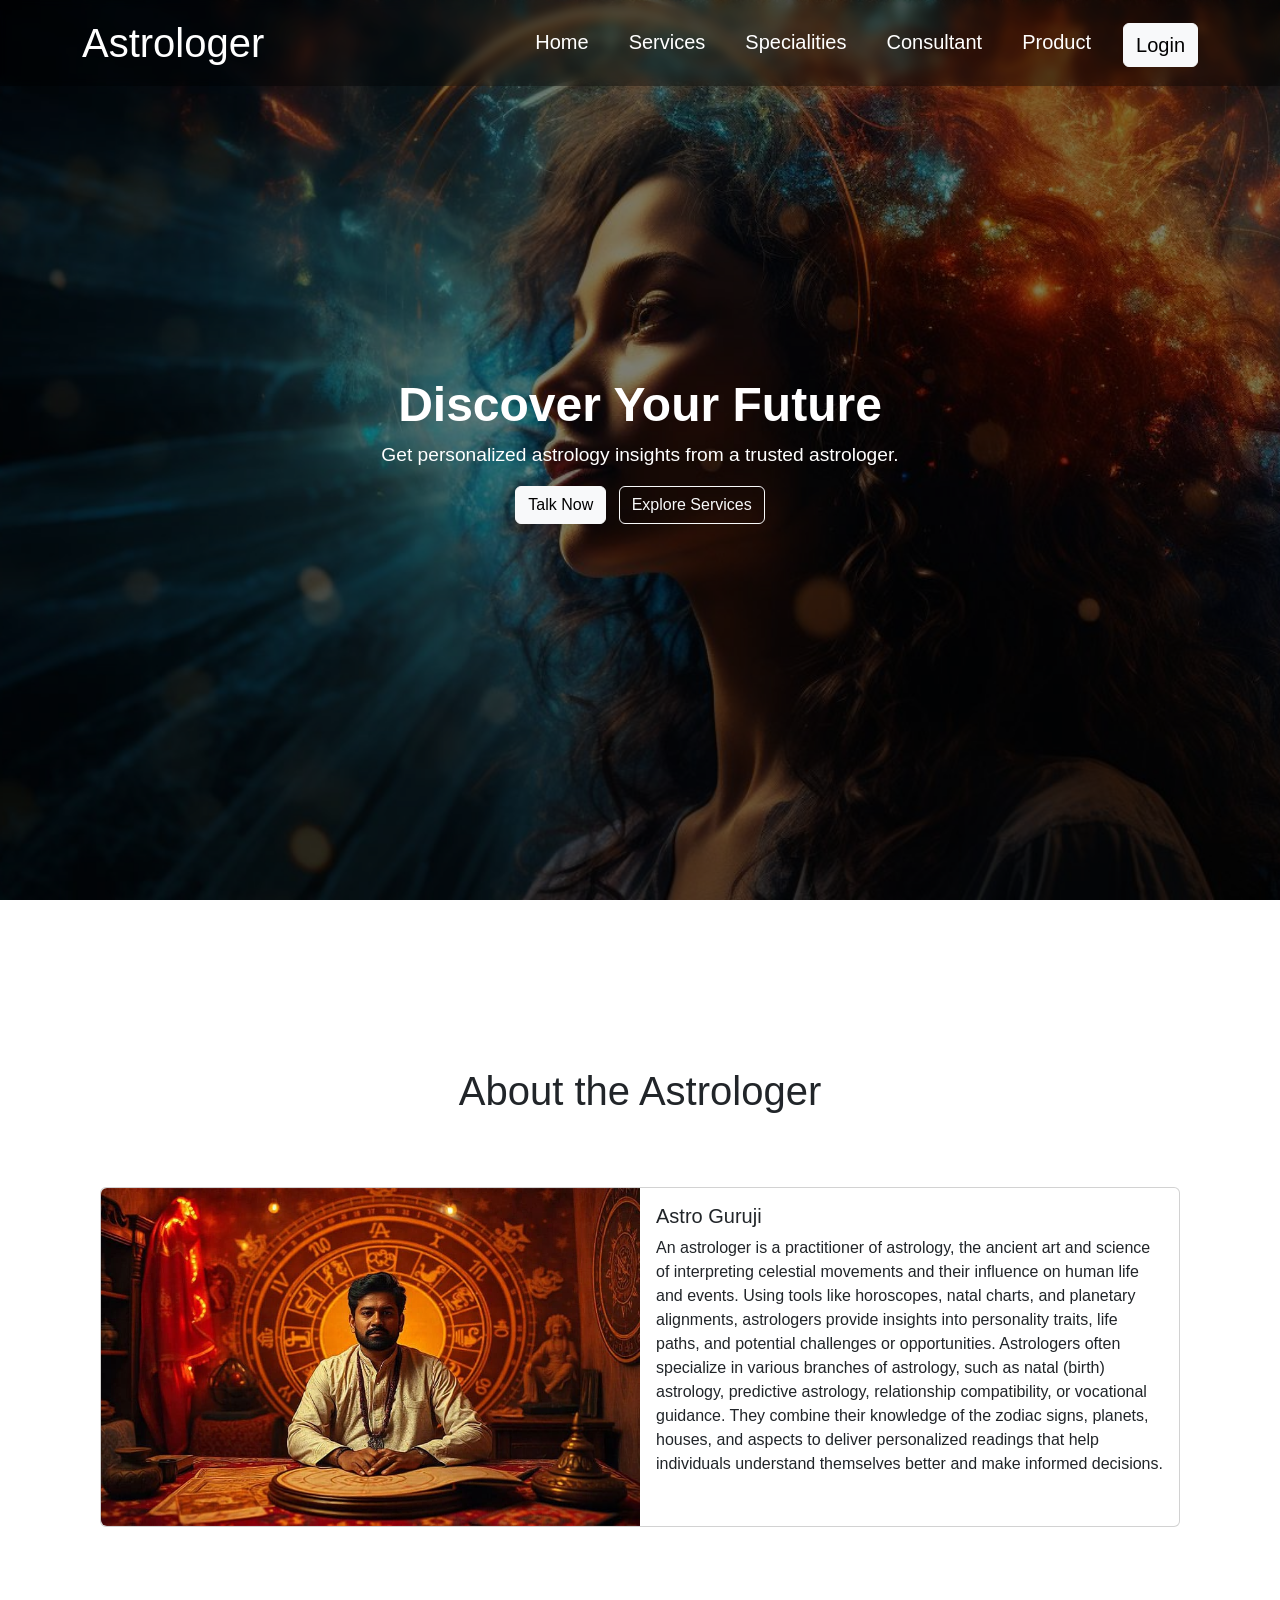
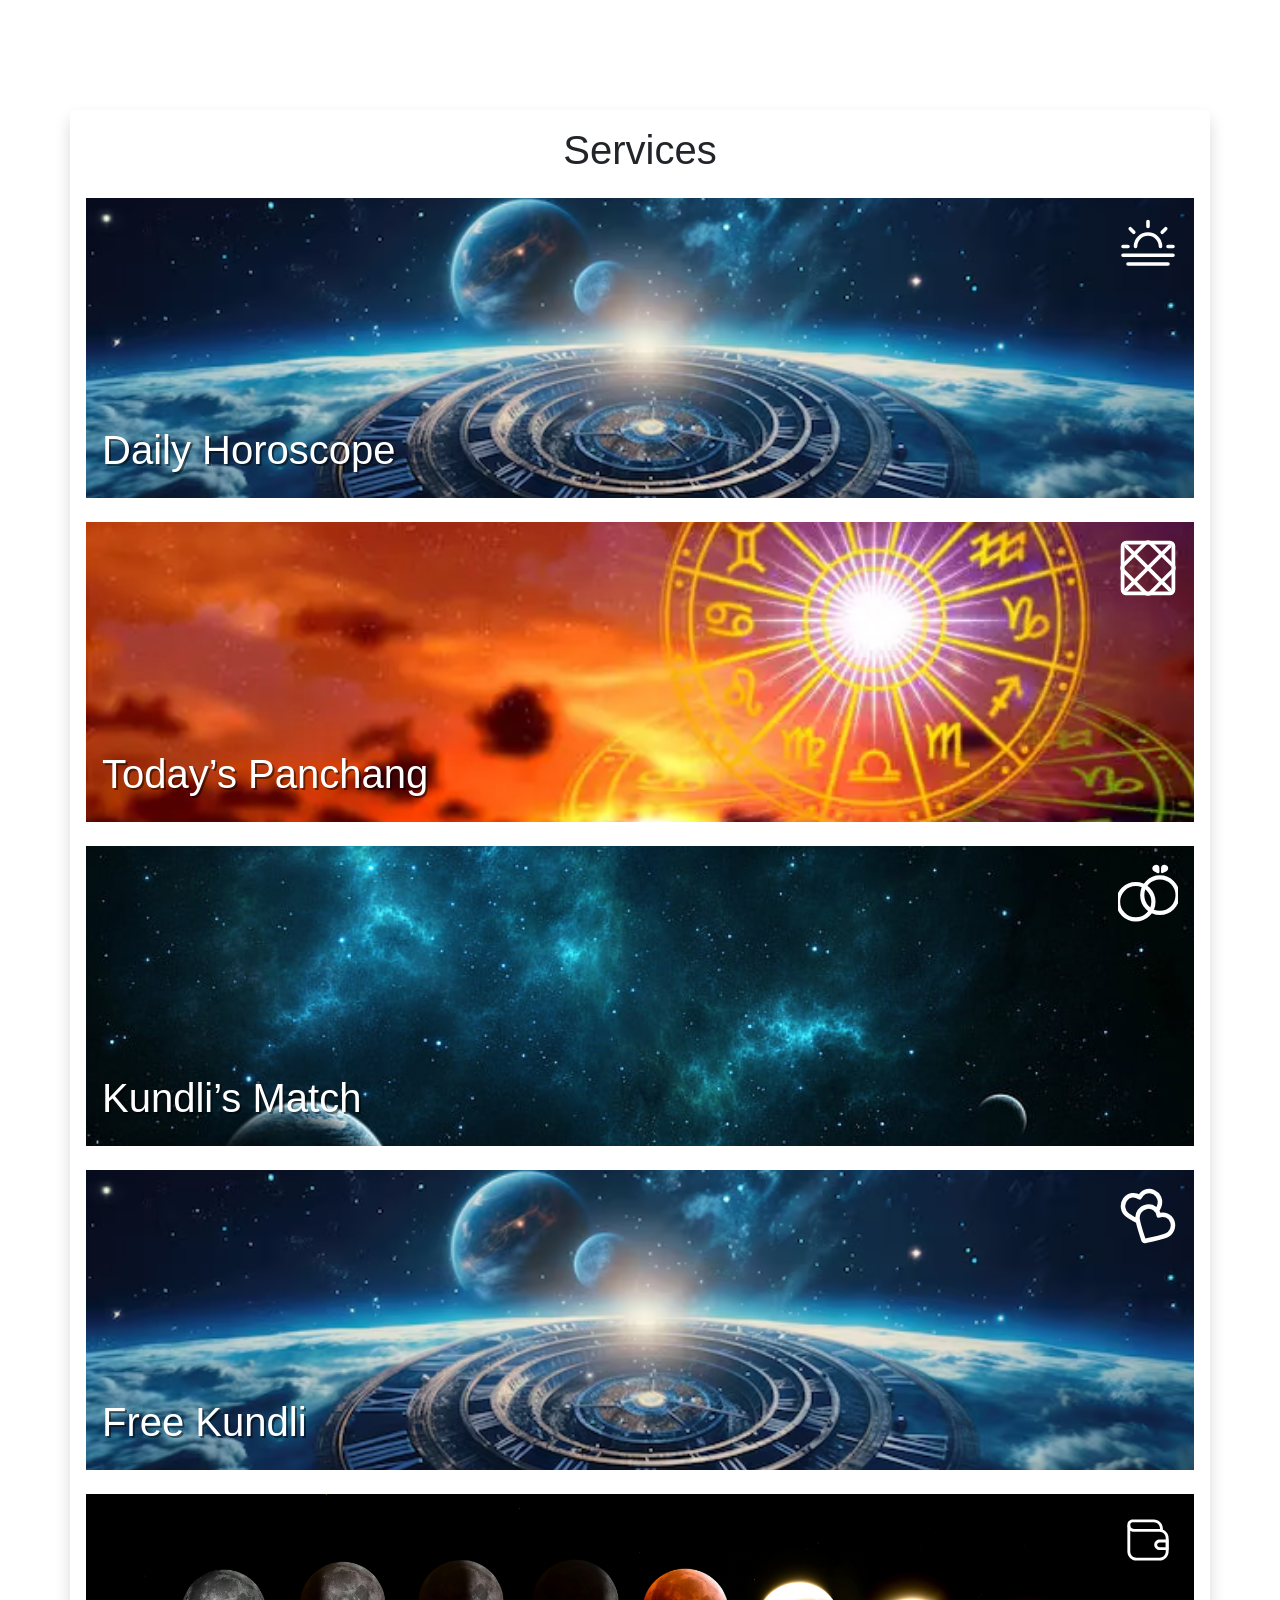
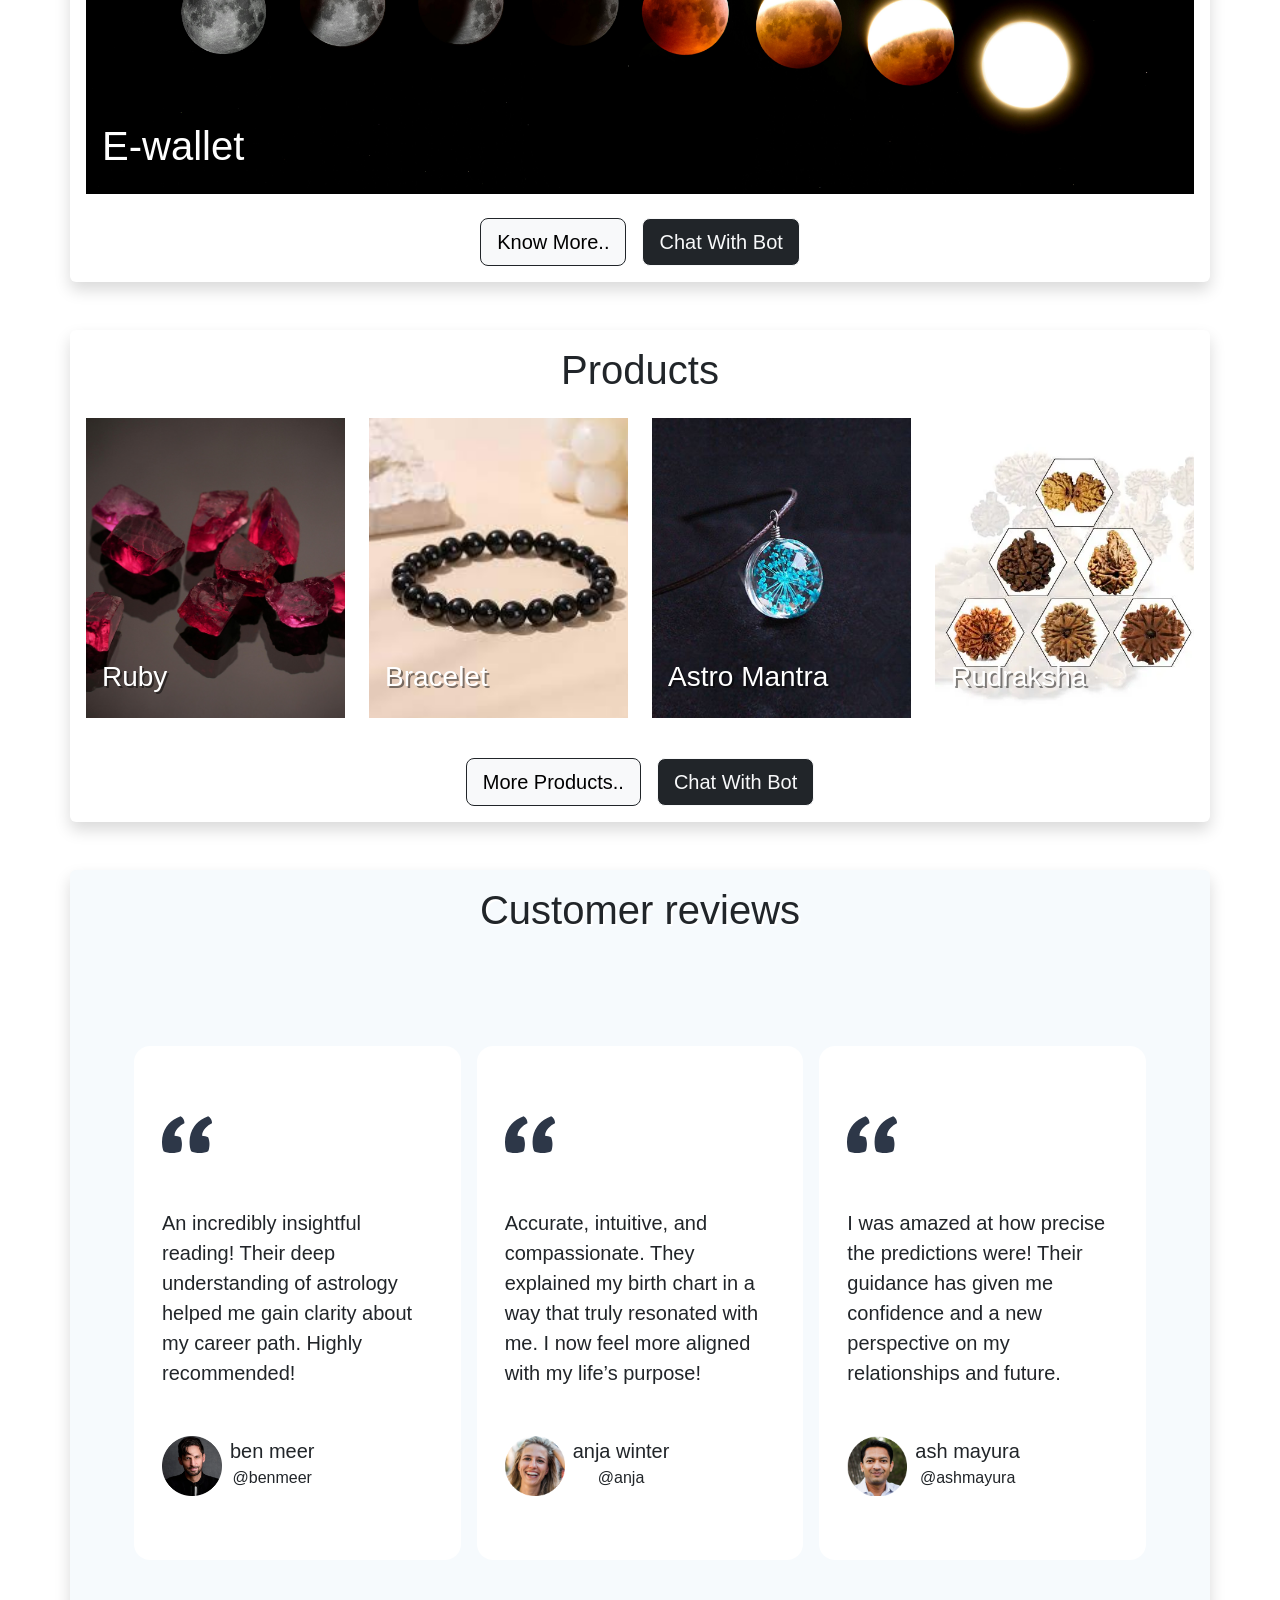
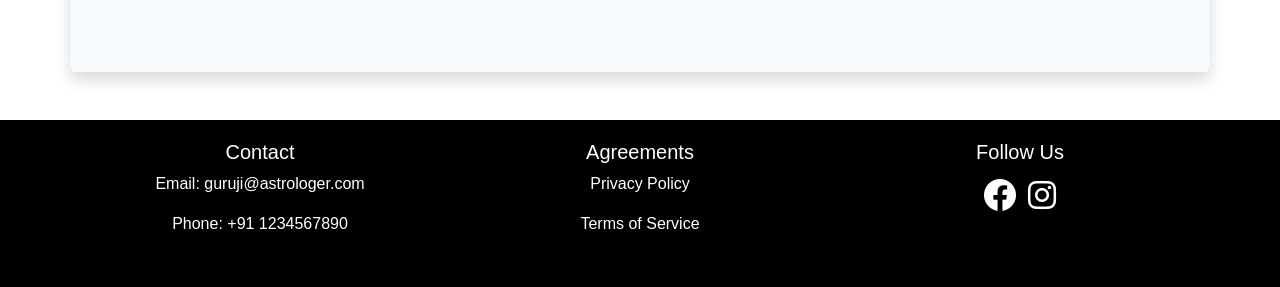
<file: index.html>
<!DOCTYPE html>
<html lang="en">

<head>
    <meta charset="UTF-8" />
    <meta name="viewport" content="width=device-width, initial-scale=1.0" />
    <title>Astrologer</title>
    <!-- <link href="https://cdn.jsdelivr.net/npm/bootstrap@5.3.0-alpha1/dist/css/bootstrap.min.css" rel="stylesheet"> -->
    <link href="https://cdn.jsdelivr.net/npm/bootstrap@5.3.3/dist/css/bootstrap.min.css" rel="stylesheet"
        integrity="sha384-QWTKZyjpPEjISv5WaRU9OFeRpok6YctnYmDr5pNlyT2bRjXh0JMhjY6hW+ALEwIH" crossorigin="anonymous" />
    <link rel="stylesheet" href="style.css" />
    <link href="https://cdn.jsdelivr.net/npm/bootstrap-icons/font/bootstrap-icons.css" rel="stylesheet" />
    <link href="https://cdnjs.cloudflare.com/ajax/libs/font-awesome/6.0.0-beta3/css/all.min.css" rel="stylesheet" />
    <link rel="shortcut icon" href="icon.jpg" type="image/x-icon" />
</head>

<body>
    <!-- Navbar -->
    <nav class="navbar navbar-expand-lg fixed-top navbar-light">
        <div class="container">
            <a class="navbar-brand text-white fs-1" href="index.html">Astrologer</a>
            <button class="navbar-toggler text-white" type="button" data-bs-toggle="collapse"
                data-bs-target="#navbarNav">
                <span><img src="./list.svg" alt="sdfsd" /></span>
            </button>
            <div class="collapse navbar-collapse" id="navbarNav">
                <ul class="navbar-nav ms-auto fs-5 gap-4">
                    <li class="nav-item">
                        <a class="nav-link text-white" href="index.html">Home</a>
                    </li>
                    <li class="nav-item">
                        <a class="nav-link text-white" href="services.html">Services</a>
                    </li>
                    <li class="nav-item">
                        <a class="nav-link text-white" href="specialities.html">Specialities</a>
                    </li>
                    <li class="nav-item">
                        <a class="nav-link text-white" href="consultant.html">Consultant</a>
                    </li>
                    <li class="nav-item">
                        <a class="nav-link text-white" href="product.html">Product</a>
                    </li>
                    <li class="nav-item">
                        <button type="button" class="btn btn-light mt-1 fs-5" data-bs-target="#exampleModalToggle"
                            data-bs-toggle="modal">
                            Login
                        </button>
                    </li>
                </ul>
            </div>
        </div>
    </nav>

    <!--login page-->
    <div class="modal fade" id="exampleModalToggle" aria-hidden="true" aria-labelledby="exampleModalToggleLabel"
        tabindex="-1">
        <div class="modal-dialog modal-dialog-centered">
            <div class="modal-content">
                <div class="d-flex justify-content-between p-3">
                    <p></p>
                    <h1 class="fs-5 text-center" id="exampleModalToggleLabel">
                        Log in
                    </h1>
                    <button type="button" class="btn-close" data-bs-dismiss="modal" aria-label="Close"></button>
                </div>
                <div class="modal-body">
                    <form>
                        <div class="mb-3">
                            <label for="exampleInputEmail1" class="form-label">Email</label>
                            <input type="email" class="form-control" id="exampleInputEmail1"
                                aria-describedby="emailHelp" placeholder="name@company.com" />
                        </div>
                        <div class="mb-3">
                            <label for="exampleInputPassword1" class="form-label">Password</label>
                            <div class="input-group mb-3">
                                <input type="password" class="form-control border border-end-0"
                                    id="exampleInputPassword1" placeholder="*********" />
                                <button class="forgotbtn btn border border-start-0" type="button" id="button-addon2">
                                    Forgot?
                                </button>
                            </div>
                        </div>
                        <div class="mb-3 form-check">
                            <input type="checkbox" class="form-check-input" id="exampleCheck1" />
                            <label class="form-check-label" for="exampleCheck1">Save Id password</label>
                        </div>
                        <div class="">
                            <button type="submit" class="btn btn-secondary" style="width: 100%">
                                Sign in
                            </button>
                        </div>
                    </form>
                </div>
                <div class="input-group d-flex justify-content-center">
                    <p>
                        Don't have an account?
                        <button class="forgotbtn btn m-0 pt-0" data-bs-target="#exampleModalToggle2"
                            data-bs-toggle="modal">
                            Sign up
                        </button>
                    </p>
                </div>
            </div>
        </div>
    </div>
    <div class="modal fade" id="exampleModalToggle2" aria-hidden="true" aria-labelledby="exampleModalToggleLabel2"
        tabindex="-1">
        <div class="modal-dialog modal-dialog-centered">
            <div class="modal-content">
                <div class="d-flex justify-content-between p-3">
                    <p></p>
                    <h1 class="fs-5 text-center" id="exampleModalToggleLabel">
                        Sign Up
                    </h1>
                    <button type="button" class="btn-close" data-bs-dismiss="modal" aria-label="Close"></button>
                </div>
                <div class="modal-body">
                    <form>
                        <div class="mb-3">
                            <label for="exampleInputEmail1" class="form-label">What’s your email address?</label>
                            <input type="email" class="form-control" id="exampleInputEmail1"
                                aria-describedby="emailHelp" placeholder="name@company.com" />
                        </div>
                        <div class="mb-3">
                            <label for="exampleInputPassword1" class="form-label">Enter a password</label>
                            <div class="input-group mb-3">
                                <input type="password" class="form-control border" id="exampleInputPassword1"
                                    placeholder="*********" />
                            </div>
                        </div>

                        <div class="">
                            <button type="submit" class="btn btn-secondary" style="width: 100%">
                                Sign Up for Free
                            </button>
                        </div>
                    </form>
                </div>
                <div class="input-group d-flex justify-content-center">
                    <p>
                        Already have an account?
                        <button class="forgotbtn btn m-0 pt-0" data-bs-target="#exampleModalToggle"
                            data-bs-toggle="modal">
                            Sign in
                        </button>
                    </p>
                </div>
            </div>
        </div>
    </div>

    <!-- Hero Section -->
    <section class="hero-section d-flex align-items-center justify-content-center text-center position-relative">
        <div class="overlay"></div>
        <div class="container position-relative">
            <h1 class="display-3 text-white">Discover Your Future</h1>
            <p class="lead text-white">
                Get personalized astrology insights from a trusted astrologer.
            </p>
            <button class="btn btn-light me-2 chatbot-toggle-btn">Talk Now</button>
            <a href="services.html"><button class="btn btn-outline-light chatbot-toggle-btn">
                    Explore Services
                </button></a>
        </div>
    </section>

    <!-- Chatbot Modal -->
    <div class="chatbot-container" id="chatbot">
        <div class="chatbot-header">
            <span>Astro Help</span>
            <button class="btn-close btn-sm" id="closeChatbot"></button>
        </div>
        <div class="chatbot-body">
            <div class="chatbot-message">Hello, Please Enter Your Contact Details!!</div>
        </div>
        <div class="chatbot-footer">
            <input type="text" placeholder="Type your message here..." id="chatInput" />
            <button id="sendMessage">Send</button>
        </div>
    </div>

    <!-- About Section -->
    <section class="about-section d-flex flex-column justify-content-center align-items-center flex-wrap"
        style="min-height: 90vh;">
        <div class="container d-flex flex-column justify-content-center align-items-center">
            <h1 class="mb-5 ">About the Astrologer</h1>
            <div class="card mb-3 mt-4" style="max-width: 1080px">
                <div class="row g-0">
                    <div class="col-md-6">
                        <img src="myastro.jpg" class="img-fluid rounded-start" alt="astrologer image" />
                    </div>
                    <div class="col-md-6">
                        <div class="card-body">
                            <h5 class="card-title">Astro Guruji</h5>
                            <p class="card-text">
                                An astrologer is a practitioner of astrology, the ancient art and science of
                                interpreting celestial movements and their influence on human life and events. Using
                                tools like horoscopes, natal charts, and planetary alignments, astrologers provide
                                insights
                                into personality traits, life paths, and potential challenges or opportunities.
                                Astrologers often specialize in various branches of astrology, such as natal (birth)
                                astrology, predictive astrology, relationship compatibility,
                                or vocational guidance. They combine their knowledge of the zodiac signs, planets,
                                houses, and aspects to deliver personalized readings that help individuals understand
                                themselves better and make informed decisions.
                            </p>
                        </div>
                    </div>
                </div>
            </div>
        </div>
    </section>
    <!-- Services Section -->
    <div class="container shadow p-3 mb-5 bg-white rounded">
        <h1 class="text-center pb-3">Services</h1>
        <div class="row">

            <div class="col-12 mb-4">
                <div class="photos position-relative">
                    <img src="s1.avif" alt="Daily Horoscope" class="img-fluid">
                    <div class="text position-absolute bottom-0 start-0 p-3">
                        <h1 class="text-white">Daily Horoscope</h1>
                    </div>
                    <div class="text2 position-absolute top-0 end-0 p-3">
                        <img src="s11.svg" alt="icon" style="height: 60px; width: 60px;">
                    </div>
                </div>
            </div>

            <div class="col-12 mb-4">
                <div class="photos position-relative">
                    <img src="s2.webp" alt="Today’s Panchang" class="img-fluid">
                    <div class="text position-absolute bottom-0 start-0 p-3">
                        <h1 class="text-white">Today’s Panchang</h1>
                    </div>
                    <div class="text2 position-absolute top-0 end-0 p-3">
                        <img src="s22.svg" alt="icon" style="height: 60px; width: 60px;">
                    </div>
                </div>
            </div>

            <div class="col-12 mb-4">
                <div class="photos position-relative">
                    <img src="s3.jpg" alt="Kundli’s Match" class="img-fluid">
                    <div class="text position-absolute bottom-0 start-0 p-3">
                        <h1 class="text-white">Kundli’s Match</h1>
                    </div>
                    <div class="text2 position-absolute top-0 end-0 p-3">
                        <img src="s33.svg" alt="icon" style="height: 60px; width: 60px;">
                    </div>
                </div>
            </div>

            <div class="col-12 mb-4">
                <div class="photos position-relative">
                    <img src="s4.avif" alt="Free Kundli" class="img-fluid">
                    <div class="text position-absolute bottom-0 start-0 p-3">
                        <h1 class="text-white">Free Kundli</h1>
                    </div>
                    <div class="text2 position-absolute top-0 end-0 p-3">
                        <img src="s44.svg" alt="icon" style="height: 60px; width: 60px;">
                    </div>
                </div>
            </div>

            <div class="col-12 mb-4">
                <div class="photos position-relative">
                    <img src="s5.jpg" alt="E-wallet" class="img-fluid">
                    <div class="text position-absolute bottom-0 start-0 p-3">
                        <h1 class="text-white">E-wallet</h1>
                    </div>
                    <div class="text2 position-absolute top-0 end-0 p-3">
                        <img src="s55.svg" alt="icon" style="height: 60px; width: 60px;">
                    </div>
                </div>
            </div>

        </div>

        <div class="d-grid gap-3 d-md-flex justify-content-center">
            <a href="services.html"><button type="button" class="btn btn-light btn-lg border-dark">Know
                    More..</button></a>
            <button type="button" class="btn btn-dark btn-lg btn btn-outline-light chatbot-toggle-btn">Chat With
                Bot</button>
        </div>
    </div>

    <!-- Products Section -->
    <div class="container shadow p-3 mb-5 bg-white rounded">
        <h1 class="text-center pb-3">Products</h1>

        <ul class="piclist row list-unstyled d-flex justify-content-center">
            <li class="col-12 col-sm-6 col-md-4 col-lg-3 mb-4">
                <div class="ulpic position-relative">
                    <img src="ruby.jpg" alt="Ruby" class="img-fluid">
                    <div class="ultext position-absolute bottom-0 start-0 p-3">
                        <h3 class="text-white">Ruby</h3>
                    </div>
                </div>
            </li>

            <li class="col-12 col-sm-6 col-md-4 col-lg-3 mb-4">
                <div class="ulpic position-relative">
                    <img src="p1.jpeg" alt="Bracelet" class="img-fluid">
                    <div class="ultext position-absolute bottom-0 start-0 p-3">
                        <h3 class="text-white">Bracelet</h3>
                    </div>
                </div>
            </li>

            <li class="col-12 col-sm-6 col-md-4 col-lg-3 mb-4">
                <div class="ulpic position-relative">
                    <img src="p2.jpg" alt="Astro Mantra" class="img-fluid">
                    <div class="ultext position-absolute bottom-0 start-0 p-3">
                        <h3 class="text-white">Astro Mantra</h3>
                    </div>
                </div>
            </li>

            <li class="col-12 col-sm-6 col-md-4 col-lg-3 mb-4">
                <div class="ulpic position-relative">
                    <img src="p3.webp" alt="Rudraksha" class="img-fluid">
                    <div class="ultext position-absolute bottom-0 start-0 p-3">
                        <h3 class="text-white">Rudraksha</h3>
                    </div>
                </div>
            </li>
        </ul>

        <div class="d-grid gap-3 d-md-flex justify-content-center">
            <a href="product.html"><button type="button" class="btn btn-light btn-lg border-dark">More
                    Products..</button></a>
            <button type="button" class="btn btn-dark btn-lg btn btn-outline-light chatbot-toggle-btn">Chat With
                Bot</button>
        </div>
    </div>

    <!-- Customer Reviews Section -->
    <div class="container shadow p-3 mb-5 rounded" style="background-color: #f6fafd;">
        <h1 class="text-center pb-3" style=" text-shadow: 2px 2px #ffffff;">Customer reviews</h1>

        <div class="d-flex flex-column flex-md-row align-items-stretch text-center my-5 py-5 px-5 gap-3">
            <div class="card container py-5 rounded-4" style="border:none;">
                <div class="card-body d-flex flex-column">
                    <img src="card1.svg" alt="logo" style="height:50px; width:50px;">
                    <p class="my-5 fs-5 merriweather-regular text-start">An incredibly insightful reading! Their deep
                        understanding of astrology helped me gain clarity about my career path. Highly recommended!</p>
                    <div class="d-flex">
                        <img src="ben-meer.png" alt="ben-meer" style="height:60px; width:60px;">
                        <div class="mx-2">
                            <p class="m-0 p-0 fs-5">ben meer</p>
                            <p class="m-0 p-0">@benmeer</p>
                        </div>
                    </div>
                </div>
            </div>
            <div class="card container py-5 rounded-4" style="border:none;">
                <div class="card-body d-flex flex-column justify-content-between">
                    <img src="card1.svg" alt="logo" style="height:50px; width:50px;">
                    <p class="my-5 fs-5 merriweather-regular text-start">Accurate, intuitive, and compassionate. They
                        explained my birth chart in a way that truly resonated with me. I now feel more aligned with my
                        life’s purpose!</p>
                    <div class="d-flex">
                        <img src="anja-winter.png" alt="anja-winter" style="height:60px; width:60px;">
                        <div class="mx-2">
                            <p class="m-0 p-0 fs-5">anja winter</p>
                            <p class="m-0 p-0">@anja</p>
                        </div>
                    </div>
                </div>
            </div>
            <div class="card container py-5 rounded-4" style="border:none;">
                <div class="card-body d-flex flex-column">
                    <img src="card1.svg" alt="logo" style="height:50px; width:50px;">
                    <p class="my-5 fs-5 merriweather-regular text-start">I was amazed at how precise the predictions
                        were! Their guidance has given me confidence and a new perspective on my relationships and
                        future.</p>
                    <div class="d-flex">
                        <img src="ash-maurya.png" alt="ash-maurya" style="height:60px; width:60px;">
                        <div class="mx-2">
                            <p class="m-0 p-0 fs-5">ash mayura</p>
                            <p class="m-0 p-0">@ashmayura</p>
                        </div>
                    </div>
                </div>
            </div>
        </div>
    </div>

    <!-- Footer -->
    <footer class="footer">
        <div class="container">
            <div class="row text-center">
                <div class="col-md-4 grid-item">
                    <h5>Contact</h5>
                    <a href="mailto:guruji@astrologer.com">
                        <p>Email: guruji@astrologer.com</p>
                    </a>
                    <a href="tel:+0000000000">
                        <p>Phone: +91 1234567890</p>
                    </a>
                </div>
                <div class="col-md-4 grid-item">
                    <h5>Agreements</h5>
                    <p><a href="privacy.html">Privacy Policy</a></p>
                    <p><a href="#">Terms of Service</a></p>
                </div>
                <div class="col-md-4 grid-item">
                    <h5>Follow Us</h5>
                    <a href="https://www.facebook.com" target="_blank">
                        <i class="bi bi-facebook pe-2" style="font-size: 2rem;"></i> </a>
                    <a href="https://www.Instagram.com" target="_blank"> <i class="fab fa-instagram"
                            style="font-size: 2rem;"></i> </a>
                </div>
            </div>
        </div>
        </div>
        </div>
        </div>
    </footer>

    <!-- Bootstrap JS -->
    <script src="https://cdn.jsdelivr.net/npm/bootstrap@5.3.0-alpha1/dist/js/bootstrap.bundle.min.js"></script>
    <script>
        // Chatbot functionality
        const chatbotContainer = document.getElementById("chatbot");
        const chatbotToggleBtns = document.querySelectorAll(
            ".chatbot-toggle-btn"
        );
        const closeChatbotBtn = document.getElementById("closeChatbot");
        const chatInput = document.getElementById("chatInput");
        const chatbotBody = chatbotContainer.querySelector(".chatbot-body");
        const sendMessageBtn = document.getElementById("sendMessage");

        // Show/hide chatbot
        chatbotToggleBtns.forEach((btn) => {
            btn.addEventListener("click", () => {
                chatbotContainer.style.display = "flex";
            });
        });

        closeChatbotBtn.addEventListener("click", () => {
            chatbotContainer.style.display = "none";
        });

        // Function to send message
        function sendMessage() {
            const userMessage = chatInput.value.trim();
            if (userMessage) {
                // User message
                const userMessageElement = document.createElement("div");
                userMessageElement.classList.add("chatbot-message", "user");
                userMessageElement.textContent = userMessage;
                chatbotBody.appendChild(userMessageElement);
                chatInput.value = "";
                chatbotBody.scrollTop = chatbotBody.scrollHeight;

                // Display chatbot response after a short delay
                setTimeout(() => {
                    const botMessageElement = document.createElement('div');
                    botMessageElement.classList.add('chatbot-message', 'bot');
                    botMessageElement.textContent = "Thank you for Providing Your Details, We Will Contact You";
                    chatbotBody.appendChild(botMessageElement);
                    chatbotBody.scrollTop = chatbotBody.scrollHeight;
                }, 3000); // 4 seconds delay
            }
        }

        // Send message on button click
        sendMessageBtn.addEventListener("click", sendMessage);

        // Send message on pressing Enter key
        chatInput.addEventListener("keydown", (event) => {
            if (event.key === "Enter") {
                event.preventDefault(); // Prevent default form submission
                sendMessage();
            }
        });

        // Hide chatbot when clicking outside
        document.addEventListener("click", (event) => {
            const isClickInside =
                chatbotContainer.contains(event.target) ||
                Array.from(chatbotToggleBtns).some((btn) =>
                    btn.contains(event.target)
                );
            if (!isClickInside) {
                chatbotContainer.style.display = "none";
            }
        });
    </script>
</body>

</html>
</file>
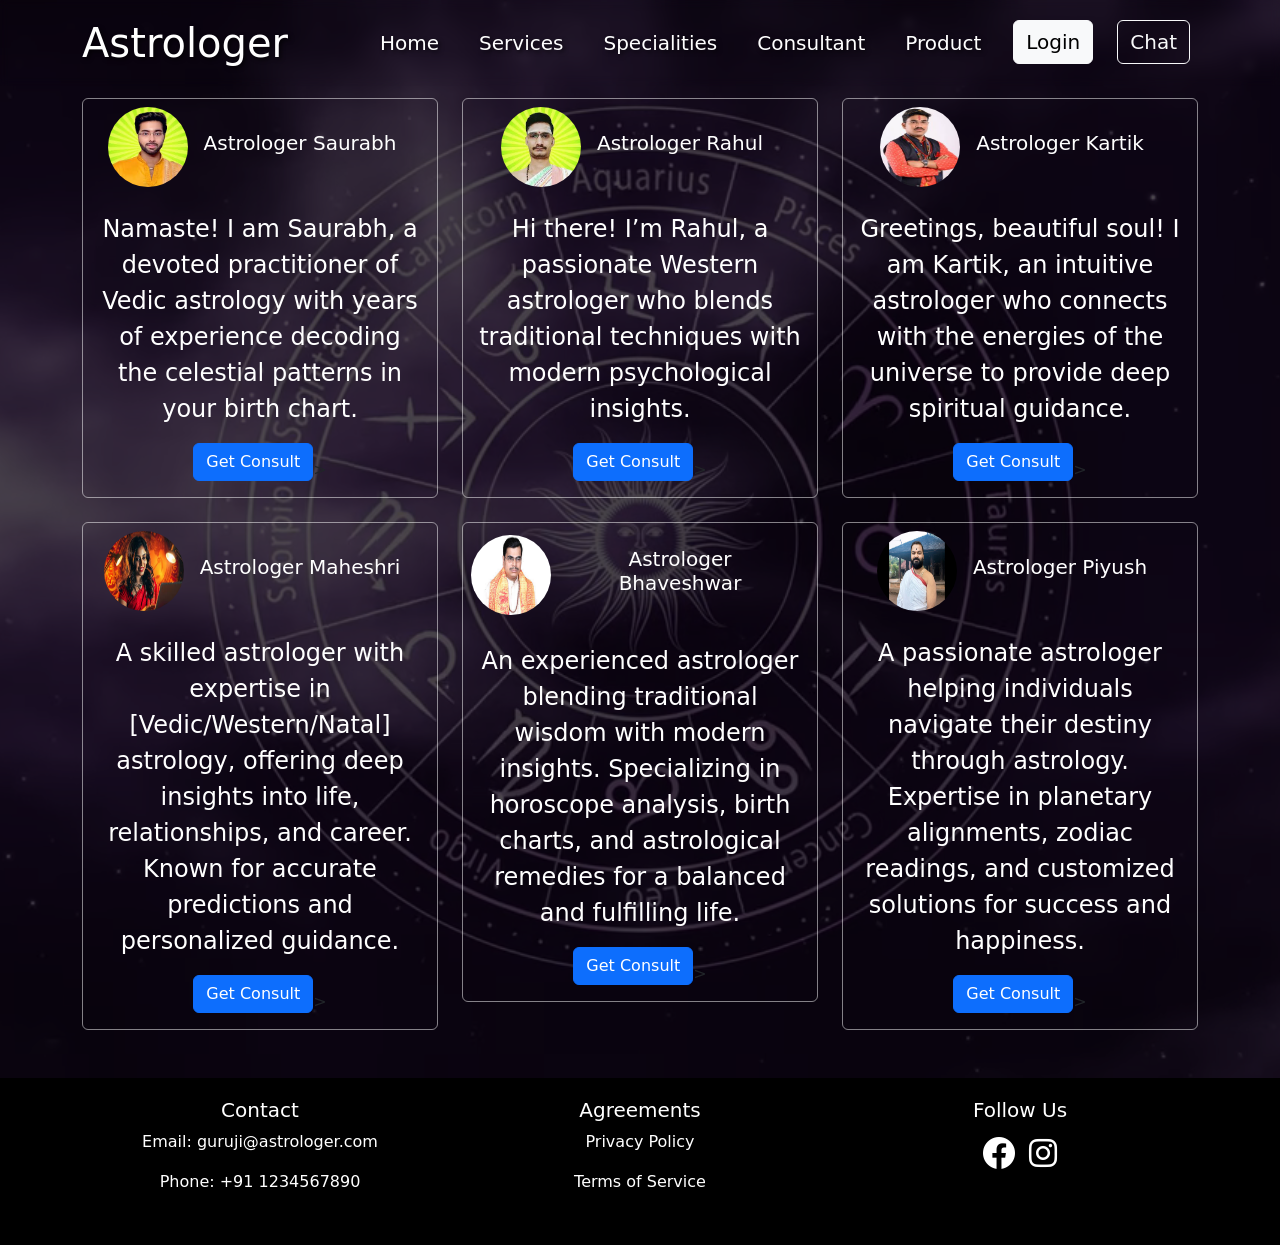
<file: consultant.html>
<!DOCTYPE html>
<html lang="en">

<head>
  <meta charset="UTF-8" />
  <meta name="viewport" content="width=device-width, initial-scale=1.0" />
  <title>Astrologer Consultant</title>
  <!-- <link href="https://cdn.jsdelivr.net/npm/bootstrap@5.3.0-alpha1/dist/css/bootstrap.min.css" rel="stylesheet"> -->
  <link href="https://cdn.jsdelivr.net/npm/bootstrap@5.3.3/dist/css/bootstrap.min.css" rel="stylesheet"
    integrity="sha384-QWTKZyjpPEjISv5WaRU9OFeRpok6YctnYmDr5pNlyT2bRjXh0JMhjY6hW+ALEwIH" crossorigin="anonymous" />
  <link rel="stylesheet" href="style1.css" />
  <link href="https://cdn.jsdelivr.net/npm/bootstrap-icons/font/bootstrap-icons.css" rel="stylesheet" />
  <link href="https://cdnjs.cloudflare.com/ajax/libs/font-awesome/6.0.0-beta3/css/all.min.css" rel="stylesheet" />
  <link rel="shortcut icon" href="icon.jpg" type="image/x-icon" />
</head>

<body>
  <nav class="navbar navbar-expand-lg navbar-transparent">
    <div class="container">
      <a class="navbar-brand text-white fs-1" href="index.html">Astrologer</a>
      <button class="navbar-toggler text-white" type="button" data-bs-toggle="collapse" data-bs-target="#navbarNav">
        <span><img src="./list.svg" alt="sdfsd" /></span>
      </button>
      <div class="collapse navbar-collapse" id="navbarNav">
        <ul class="navbar-nav ms-auto fs-5 gap-4">
          <li class="nav-item">
            <a class="nav-link text-white" href="index.html">Home</a>
          </li>
          <li class="nav-item">
            <a class="nav-link text-white" href="services.html">Services</a>
          </li>
          <li class="nav-item">
            <a class="nav-link text-white" href="specialities.html">Specialities</a>
          </li>
          <li class="nav-item">
            <a class="nav-link text-white" href="consultant.html">Consultant</a>
          </li>
          <li class="nav-item">
            <a class="nav-link text-white" href="product.html">Product</a>
          </li>
          <li class="nav-item">
            <button type="button" class="btn btn-light fs-5" data-bs-target="#exampleModalToggle"
              data-bs-toggle="modal">
              Login
            </button>
          </li>
          <li class="nav-item">
            <button type="button" class="btn btn-outline-light me-2 chatbot-toggle-btn fs-5">
              Chat
            </button>
          </li>
        </ul>
      </div>
    </div>
  </nav>

  <!--login page-->
  <div class="modal fade" id="exampleModalToggle" aria-hidden="true" aria-labelledby="exampleModalToggleLabel"
    tabindex="-1">
    <div class="modal-dialog modal-dialog-centered">
      <div class="modal-content">
        <div class="d-flex justify-content-between p-3">
          <p></p>
          <h1 class="fs-5 text-center" id="exampleModalToggleLabel">
            Log in
          </h1>
          <button type="button" class="btn-close" data-bs-dismiss="modal" aria-label="Close"></button>
        </div>
        <div class="modal-body">
          <form>
            <div class="mb-3">
              <label for="exampleInputEmail1" class="form-label">Email</label>
              <input type="email" class="form-control" id="exampleInputEmail1" aria-describedby="emailHelp"
                placeholder="name@company.com" />
            </div>
            <div class="mb-3">
              <label for="exampleInputPassword1" class="form-label">Password</label>
              <div class="input-group mb-3">
                <input type="password" class="form-control border border-end-0" id="exampleInputPassword1"
                  placeholder="*********" />
                <button class="forgotbtn btn border border-start-0" type="button" id="button-addon2">
                  Forgot?
                </button>
              </div>
            </div>
            <div class="mb-3 form-check">
              <input type="checkbox" class="form-check-input" id="exampleCheck1" />
              <label class="form-check-label" for="exampleCheck1">Save Id password</label>
            </div>
            <div class="">
              <button type="submit" class="btn btn-secondary" style="width: 100%">
                Sign in
              </button>
            </div>
          </form>
        </div>
        <div class="input-group d-flex justify-content-center">
          <p>
            Don't have an account?
            <button class="forgotbtn btn m-0 pt-0" data-bs-target="#exampleModalToggle2" data-bs-toggle="modal">
              Sign up
            </button>
          </p>
        </div>
      </div>
    </div>
  </div>
  <div class="modal fade" id="exampleModalToggle2" aria-hidden="true" aria-labelledby="exampleModalToggleLabel2"
    tabindex="-1">
    <div class="modal-dialog modal-dialog-centered">
      <div class="modal-content">
        <div class="d-flex justify-content-between p-3">
          <p></p>
          <h1 class="fs-5 text-center" id="exampleModalToggleLabel">
            Sign Up
          </h1>
          <button type="button" class="btn-close" data-bs-dismiss="modal" aria-label="Close"></button>
        </div>
        <div class="modal-body">
          <form>
            <div class="mb-3">
              <label for="exampleInputEmail1" class="form-label">What’s your email address?</label>
              <input type="email" class="form-control" id="exampleInputEmail1" aria-describedby="emailHelp"
                placeholder="name@company.com" />
            </div>
            <div class="mb-3">
              <label for="exampleInputPassword1" class="form-label">Enter a password</label>
              <div class="input-group mb-3">
                <input type="password" class="form-control border" id="exampleInputPassword1" placeholder="*********" />
              </div>
            </div>

            <div class="">
              <button type="submit" class="btn btn-secondary" style="width: 100%">
                Sign Up for Free
              </button>
            </div>
          </form>
        </div>
        <div class="input-group d-flex justify-content-center">
          <p>
            Already have an account?
            <button class="forgotbtn btn m-0 pt-0" data-bs-target="#exampleModalToggle" data-bs-toggle="modal">
              Sign in
            </button>
          </p>
        </div>
      </div>
    </div>
  </div>

  <!-- Chatbot Modal -->
  <div class="chatbot-container" id="chatbot">
    <div class="chatbot-header">
      <span>Astro Help</span>
      <button class="btn-close btn-sm" id="closeChatbot"></button>
    </div>
    <div class="chatbot-body">
      <div class="chatbot-message">Hello, Please Enter Your Contact Details!!</div>
    </div>
    <div class="chatbot-footer">
      <input type="text" placeholder="Type your message here..." id="chatInput" />
      <button id="sendMessage">Send</button>
    </div>
  </div>

  <!-- Hero Section with Video Background -->
  <section class="hero-section d-flex align-items-center justify-content-center text-center position-relative">
    <!-- Video Background -->
    <video autoplay muted loop id="video-background">
      <source src="videoplayback.webm" type="video/webm" />
      <!-- Fallback for browsers that don't support webm -->
    </video>

    <!-- Overlay (optional, to dim the video) -->
    <div class="overlay"></div>

    <!-- Cards Container -->
    <div class="container my-5">
      <div class="row row-cols-1 row-cols-md-3 g-4 align-items-stretch">
        <!-- Card 1 -->
        <div class="col">
          <div class="card bg-transparent text-center h-100"
            style="width: 100%; border: 1px solid rgba(255, 255, 255, 0.5)">
            <div class="d-flex p-2 justify-content-center align-items-center">
              <img src="a1.jpeg" class="rounded-circle" alt="..." style="height: 80px; width: 80px" />
              <h5 class="card-title p-3 text-white">Astrologer Saurabh</h5>
            </div>
            <div class="card-body">
              <p class="card-text text-white">
                Namaste! I am Saurabh, a devoted practitioner of Vedic
                astrology with years of experience decoding the celestial
                patterns in your birth chart.
              </p>
            </div>
            <div>
              <button type="button" class="btn btn-primary mb-3" data-bs-toggle="modal" data-bs-target="#login-alert">
                Get Consult</button>>
            </div>
          </div>
        </div>

        <!-- Card 2 -->
        <div class="col">
          <div class="card bg-transparent text-center h-100"
            style="width: 100%; border: 1px solid rgba(255, 255, 255, 0.5)">
            <div class="d-flex p-2 justify-content-center align-items-center">
              <img src="a2.jpeg" class="rounded-circle" alt="..." style="height: 80px; width: 80px" />
              <h5 class="card-title p-3 text-white">Astrologer Rahul</h5>
            </div>
            <div class="card-body">
              <p class="card-text text-white">
                Hi there! I’m Rahul, a passionate Western astrologer who
                blends traditional techniques with modern psychological
                insights.
              </p>
            </div>
            <div>
              <button type="button" class="btn btn-primary mb-3" data-bs-toggle="modal" data-bs-target="#login-alert">
                Get Consult</button>>
            </div>
          </div>
        </div>

        <!-- Card 3 -->
        <div class="col">
          <div class="card bg-transparent text-center" style="width: 100%; border: 1px solid rgba(255, 255, 255, 0.5)">
            <div class="d-flex p-2 justify-content-center align-items-center">
              <img src="a3.jpeg" class="rounded-circle" alt="..." style="height: 80px; width: 80px" />
              <h5 class="card-title p-3 text-white">Astrologer Kartik</h5>
            </div>
            <div class="card-body">
              <p class="card-text text-white">
                Greetings, beautiful soul! I am Kartik, an intuitive
                astrologer who connects with the energies of the universe to
                provide deep spiritual guidance.
              </p>
            </div>
            <div>
              <button type="button" class="btn btn-primary mb-3" data-bs-toggle="modal" data-bs-target="#login-alert">
                Get Consult</button>>
            </div>
          </div>
        </div>

        <!-- Card 4 -->
        <div class="col">
          <div class="card bg-transparent text-center" style="width: 100%; border: 1px solid rgba(255, 255, 255, 0.5)">
            <div class="d-flex p-2 justify-content-center align-items-center">
              <img src="c1.jpeg" class="rounded-circle" alt="..." style="height: 80px; width: 80px" />
              <h5 class="card-title p-3 text-white">Astrologer Maheshri</h5>
            </div>
            <div class="card-body">
              <p class="card-text text-white">
                A skilled astrologer with expertise in [Vedic/Western/Natal] astrology, offering deep insights into
                life, relationships, and career. Known for accurate predictions and personalized guidance.
              </p>
            </div>
            <div>
              <button type="button" class="btn btn-primary mb-3" data-bs-toggle="modal" data-bs-target="#login-alert">
                Get Consult</button>>
            </div>
          </div>
        </div>

        <!-- Card 5 -->
        <div class="col">
          <div class="card bg-transparent text-center" style="width: 100%; border: 1px solid rgba(255, 255, 255, 0.5)">
            <div class="d-flex p-2 justify-content-center align-items-center">
              <img src="c2.jpeg" class="rounded-circle" alt="..." style="height: 80px; width: 80px" />
              <h5 class="card-title p-3 text-white">Astrologer Bhaveshwar</h5>
            </div>
            <div class="card-body">
              <p class="card-text text-white">
                An experienced astrologer blending traditional wisdom with modern insights. Specializing in horoscope
                analysis, birth charts, and astrological remedies for a balanced and fulfilling life.
              </p>
            </div>
            <div>
              <button type="button" class="btn btn-primary mb-3" data-bs-toggle="modal" data-bs-target="#login-alert">
                Get Consult</button>>
            </div>
          </div>
        </div>

        <!-- Card 6 -->
        <div class="col">
          <div class="card bg-transparent text-center" style="width: 100%; border: 1px solid rgba(255, 255, 255, 0.5)">
            <div class="d-flex p-2 justify-content-center align-items-center">
              <img src="c3.jpg" class="rounded-circle" alt="..." style="height: 80px; width: 80px" />
              <h5 class="card-title p-3 text-white">Astrologer Piyush</h5>
            </div>
            <div class="card-body">
              <p class="card-text text-white">
                A passionate astrologer helping individuals navigate their destiny through astrology. Expertise in
                planetary alignments, zodiac readings, and customized solutions for success and happiness.
              </p>
            </div>
            <div>
              <button type="button" class="btn btn-primary mb-3" data-bs-toggle="modal" data-bs-target="#login-alert">
                Get Consult</button>>
            </div>
          </div>
        </div>
      </div>
    </div>
  </section>

  <div class="modal" tabindex="-1" id="login-alert">
    <div class="modal-dialog">
      <div class="modal-content">
        <div class="modal-header">
          <h5 class="modal-title">Login Alert</h5>
          <button type="button" class="btn-close" data-bs-dismiss="modal" aria-label="Close"></button>
        </div>
        <div class="modal-body">
          <p>To Know More About Astrologer! please Login First</p>
        </div>
        <div class="modal-footer">
          <button type="button" class="btn btn-secondary" data-bs-dismiss="modal">
            Close
          </button>
          <button type="button" class="btn btn-primary" data-bs-toggle="modal" data-bs-target="#exampleModalToggle">
            login
          </button>
        </div>
      </div>
    </div>
  </div>

  <div class="modal fade" id="exampleModalToggle" aria-hidden="true" aria-labelledby="exampleModalToggleLabel"
    tabindex="-1">
    <div class="modal-dialog modal-dialog-centered">
      <div class="modal-content">
        <div class="d-flex justify-content-between p-3">
          <p></p>
          <h1 class="fs-5 text-center" id="exampleModalToggleLabel">
            Log in
          </h1>
          <button type="button" class="btn-close" data-bs-dismiss="modal" aria-label="Close"></button>
        </div>
        <div class="modal-body">
          <form>
            <div class="mb-3">
              <label for="exampleInputEmail1" class="form-label">Email</label>
              <input type="email" class="form-control" id="exampleInputEmail1" aria-describedby="emailHelp"
                placeholder="name@company.com" />
            </div>
            <div class="mb-3">
              <label for="exampleInputPassword1" class="form-label">Password</label>
              <div class="input-group mb-3">
                <input type="password" class="form-control border border-end-0" id="exampleInputPassword1"
                  placeholder="*********" />
                <button class="forgotbtn btn border border-start-0" type="button" id="button-addon2">
                  Forgot?
                </button>
              </div>
            </div>
            <div class="mb-3 form-check">
              <input type="checkbox" class="form-check-input" id="exampleCheck1" />
              <label class="form-check-label" for="exampleCheck1">Save Id password</label>
            </div>
            <div class="">
              <button type="submit" class="btn btn-secondary" style="width: 100%">
                Sign in
              </button>
            </div>
          </form>
        </div>
        <div class="input-group d-flex justify-content-center">
          <p>
            Don't have an account?
            <button class="forgotbtn btn m-0 pt-0" data-bs-target="#exampleModalToggle2" data-bs-toggle="modal">
              Sign up
            </button>
          </p>
        </div>
      </div>
    </div>
  </div>
  <div class="modal fade" id="exampleModalToggle2" aria-hidden="true" aria-labelledby="exampleModalToggleLabel2"
    tabindex="-1">
    <div class="modal-dialog modal-dialog-centered">
      <div class="modal-content">
        <div class="d-flex justify-content-between p-3">
          <p></p>
          <h1 class="fs-5 text-center" id="exampleModalToggleLabel">
            Sign Up
          </h1>
          <button type="button" class="btn-close" data-bs-dismiss="modal" aria-label="Close"></button>
        </div>
        <div class="modal-body">
          <form>
            <div class="mb-3">
              <label for="exampleInputEmail1" class="form-label">What’s your email address?</label>
              <input type="email" class="form-control" id="exampleInputEmail1" aria-describedby="emailHelp"
                placeholder="name@company.com" />
            </div>
            <div class="mb-3">
              <label for="exampleInputPassword1" class="form-label">Enter a password</label>
              <div class="input-group mb-3">
                <input type="password" class="form-control border" id="exampleInputPassword1" placeholder="*********" />
              </div>
            </div>

            <div class="">
              <button type="submit" class="btn btn-secondary" style="width: 100%">
                Sign Up for Free
              </button>
            </div>
          </form>
        </div>
        <div class="input-group d-flex justify-content-center">
          <p>
            Already have an account?
            <button class="forgotbtn btn m-0 pt-0" data-bs-target="#exampleModalToggle" data-bs-toggle="modal">
              Sign in
            </button>
          </p>
        </div>
      </div>
    </div>
  </div>


  <!-- Footer -->
  <footer class="footer">
    <div class="container">
      <div class="row text-center">
        <div class="col-md-4 grid-item">
          <h5>Contact</h5>
          <a href="mailto:guruji@astrologer.com">
            <p>Email: guruji@astrologer.com</p>
          </a>
          <a href="tel:+0000000000">
            <p>Phone: +91 1234567890</p>
          </a>
        </div>
        <div class="col-md-4 grid-item">
          <h5>Agreements</h5>
          <p><a href="privacy.html">Privacy Policy</a></p>
          <p><a href="terms.html">Terms of Service</a></p>
        </div>
        <div class="col-md-4 grid-item">
          <h5>Follow Us</h5>
          <a href="https://www.facebook.com" target="_blank">
            <i class="bi bi-facebook pe-2" style="font-size: 2rem"></i>
          </a>
          <a href="https://www.Instagram.com" target="_blank">
            <i class="fab fa-instagram" style="font-size: 2rem"></i>
          </a>
        </div>
      </div>
    </div>
  </footer>

  <script src="https://cdn.jsdelivr.net/npm/bootstrap@5.3.3/dist/js/bootstrap.bundle.min.js"></script>
  <script>
    // Chatbot functionality
    const chatbotContainer = document.getElementById("chatbot");
    const chatbotToggleBtns = document.querySelectorAll(
      ".chatbot-toggle-btn"
    );
    const closeChatbotBtn = document.getElementById("closeChatbot");
    const chatInput = document.getElementById("chatInput");
    const chatbotBody = chatbotContainer.querySelector(".chatbot-body");
    const sendMessageBtn = document.getElementById("sendMessage");

    // Show/hide chatbot
    chatbotToggleBtns.forEach((btn) => {
      btn.addEventListener("click", () => {
        chatbotContainer.style.display = "flex";
      });
    });

    closeChatbotBtn.addEventListener("click", () => {
      chatbotContainer.style.display = "none";
    });

    // Function to send message
    function sendMessage() {
      const userMessage = chatInput.value.trim();
      if (userMessage) {
        // User message
        const userMessageElement = document.createElement("div");
        userMessageElement.classList.add("chatbot-message", "user");
        userMessageElement.textContent = userMessage;
        chatbotBody.appendChild(userMessageElement);
        chatInput.value = "";
        chatbotBody.scrollTop = chatbotBody.scrollHeight;

        // Display chatbot response after a short delay
        setTimeout(() => {
          const botMessageElement = document.createElement("div");
          botMessageElement.classList.add("chatbot-message", "bot");
          botMessageElement.textContent =
            "Thank you for Providing Your Details, We Will Contact You";
          chatbotBody.appendChild(botMessageElement);
          chatbotBody.scrollTop = chatbotBody.scrollHeight;
        }, 3000); // 10 seconds delay
      }
    }

    // Send message on button click
    sendMessageBtn.addEventListener("click", sendMessage);

    // Send message on pressing Enter key
    chatInput.addEventListener("keydown", (event) => {
      if (event.key === "Enter") {
        event.preventDefault(); // Prevent default form submission
        sendMessage();
      }
    });

    // Hide chatbot when clicking outside
    document.addEventListener("click", (event) => {
      const isClickInside =
        chatbotContainer.contains(event.target) ||
        Array.from(chatbotToggleBtns).some((btn) =>
          btn.contains(event.target)
        );
      if (!isClickInside) {
        chatbotContainer.style.display = "none";
      }
    });
  </script>
</body>

</html>
</file>
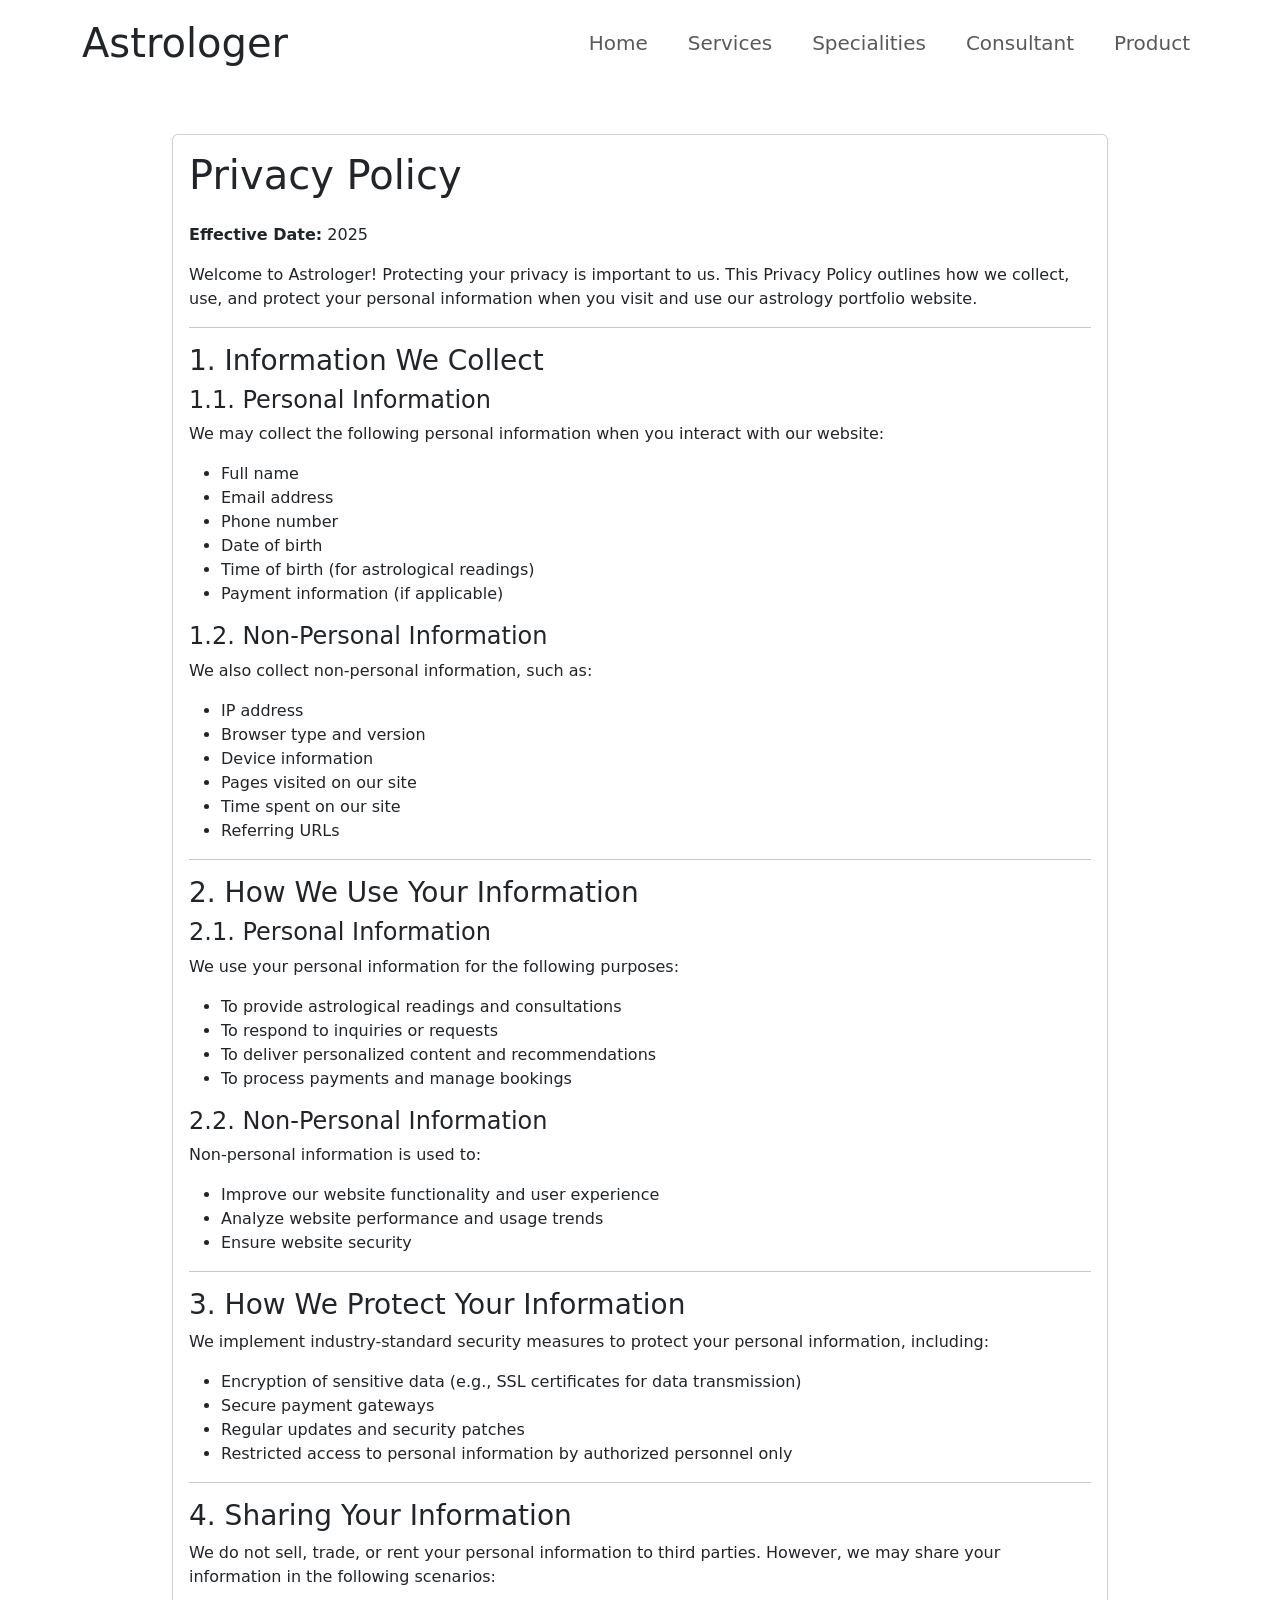
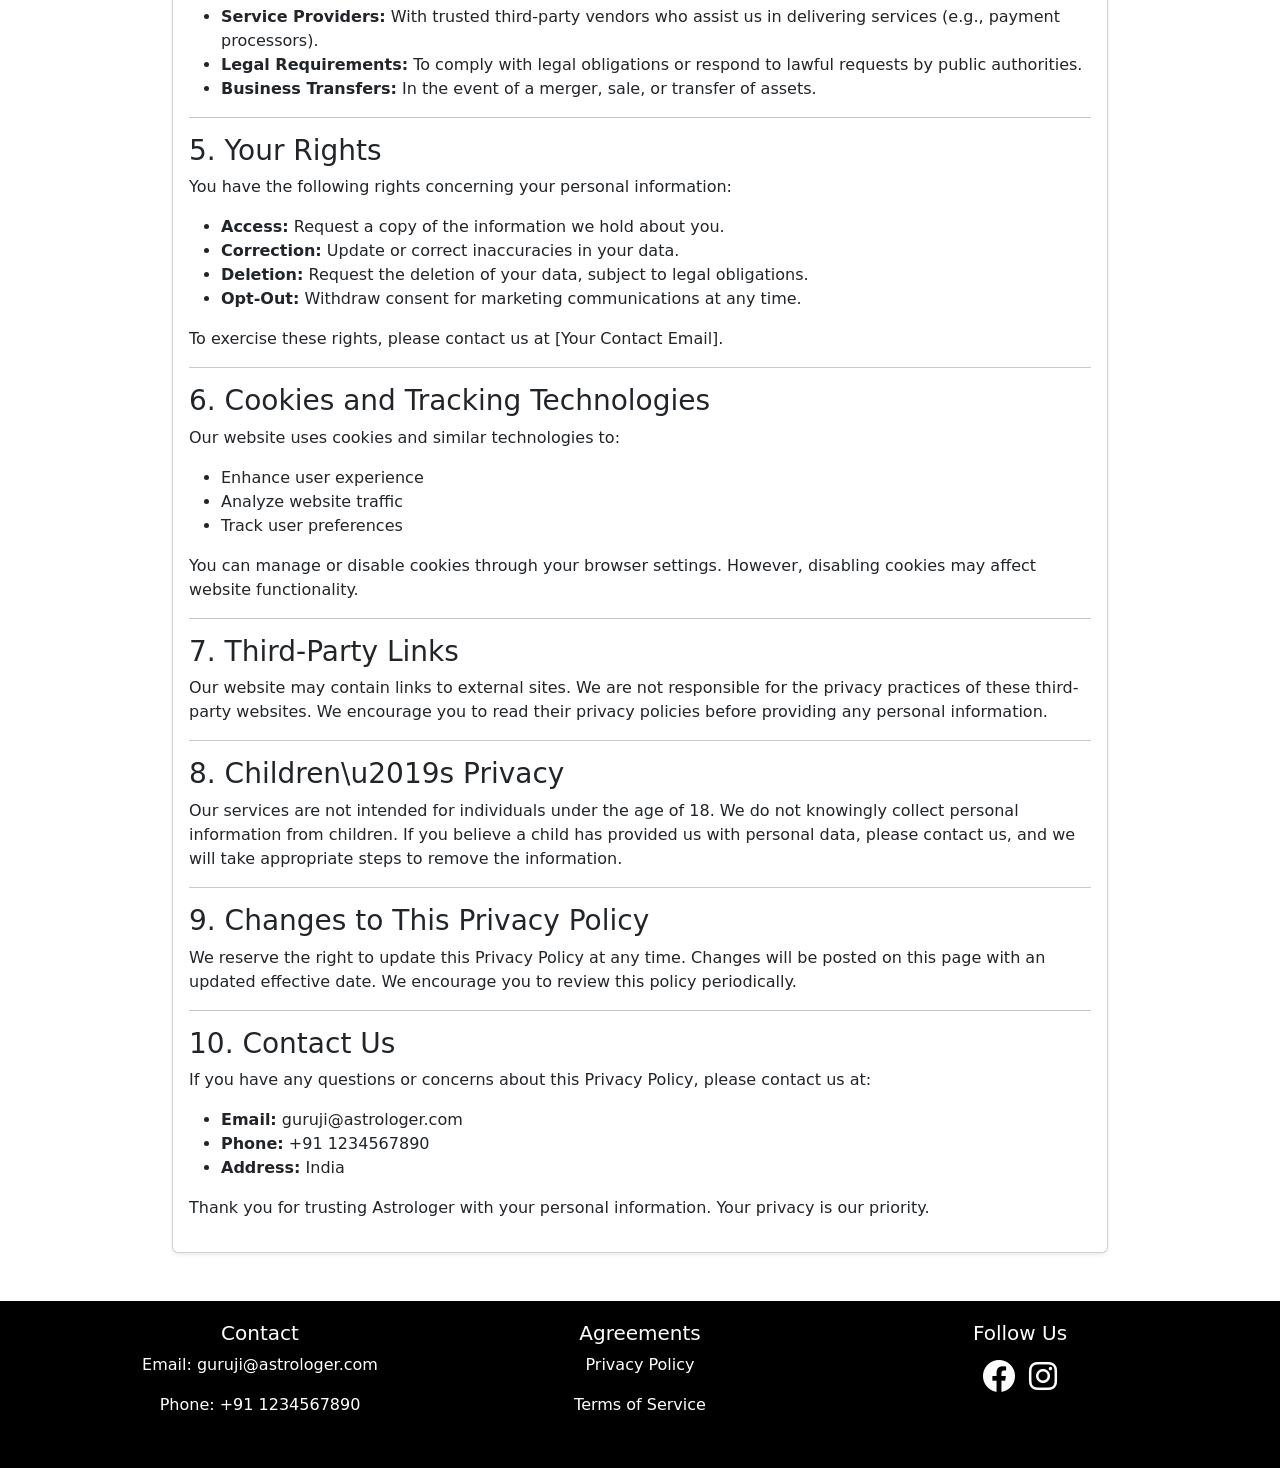
<file: privacy.html>
<!DOCTYPE html>
<html lang="en">

<head>
    <meta charset="UTF-8">
    <meta name="viewport" content="width=device-width, initial-scale=1.0">

    <!-- <link href="https://cdn.jsdelivr.net/npm/bootstrap@5.3.0-alpha1/dist/css/bootstrap.min.css" rel="stylesheet"> -->
    <link href="https://cdn.jsdelivr.net/npm/bootstrap@5.3.3/dist/css/bootstrap.min.css" rel="stylesheet"
        integrity="sha384-QWTKZyjpPEjISv5WaRU9OFeRpok6YctnYmDr5pNlyT2bRjXh0JMhjY6hW+ALEwIH" crossorigin="anonymous">

    <link href="https://cdn.jsdelivr.net/npm/bootstrap-icons/font/bootstrap-icons.css" rel="stylesheet">
    <link href="https://cdnjs.cloudflare.com/ajax/libs/font-awesome/6.0.0-beta3/css/all.min.css" rel="stylesheet">
    <link rel="shortcut icon" href="icon.jpg" type="image/x-icon">
    <title>Privacy Policy</title>
    <style>
        .footer {
            background-color: #000000;
            color: #fff;
            padding: 20px 0;
        }

        .footer a {
            color: #fff;
            text-decoration: none;
        }

        .footer .grid-item {
            margin-bottom: 15px;
        }

        .navbar {

            width: 100%;
            backdrop-filter: blur(5px);
            /* Light blur effect */

            /* Light semi-transparent background */
            z-index: 999;
            /* Ensure it stays above other content */
            transition: backdrop-filter 0.3s ease;
            /* Smooth transition for blur effect */
        }
    </style>
</head>

<body>
    <nav class="navbar navbar-expand-lg navbar-transparent">
        <div class="container">
            <a class="navbar-brand text-dark fs-1" href="index.html">Astrologer</a>
            <button class="navbar-toggler " type="button" data-bs-toggle="collapse" data-bs-target="#navbarNav">
                <span><img src="./list.svg" alt="sdfsd"></span>
            </button>
            <div class="collapse navbar-collapse" id="navbarNav">
                <ul class="navbar-nav ms-auto fs-5 gap-4 ">
                    <li class="nav-item">
                        <a class="nav-link" href="index.html">Home</a>
                    </li>
                    <li class="nav-item">
                        <a class="nav-link" href="services.html">Services</a>
                    </li>
                    <li class="nav-item">
                        <a class="nav-link" href="specialities.html">Specialities</a>
                    </li>
                    <li class="nav-item">
                        <a class="nav-link" href="consultant.html">Consultant</a>
                    </li>
                    <li class="nav-item">
                        <a class="nav-link" href="product.html">Product</a>
                    </li>

                </ul>
            </div>
        </div>
        </div>
    </nav>

    <div class="container my-5" style="width: 75vw;">
        <div class="card shadow-sm">
            <div class="card-body">
                <h1 class="mb-4">Privacy Policy</h1>
                <p><strong>Effective Date:</strong> 2025</p>
                <p>
                    Welcome to Astrologer! Protecting your privacy is important to us. This Privacy Policy outlines how
                    we collect, use, and protect your personal information when you visit and use our astrology
                    portfolio website.
                </p>
                <hr>

                <h3>1. Information We Collect</h3>
                <h4>1.1. Personal Information</h4>
                <p>We may collect the following personal information when you interact with our website:</p>
                <ul>
                    <li>Full name</li>
                    <li>Email address</li>
                    <li>Phone number</li>
                    <li>Date of birth</li>
                    <li>Time of birth (for astrological readings)</li>
                    <li>Payment information (if applicable)</li>
                </ul>
                <h4>1.2. Non-Personal Information</h4>
                <p>We also collect non-personal information, such as:</p>
                <ul>
                    <li>IP address</li>
                    <li>Browser type and version</li>
                    <li>Device information</li>
                    <li>Pages visited on our site</li>
                    <li>Time spent on our site</li>
                    <li>Referring URLs</li>
                </ul>
                <hr>

                <h3>2. How We Use Your Information</h3>
                <h4>2.1. Personal Information</h4>
                <p>We use your personal information for the following purposes:</p>
                <ul>
                    <li>To provide astrological readings and consultations</li>
                    <li>To respond to inquiries or requests</li>
                    <li>To deliver personalized content and recommendations</li>
                    <li>To process payments and manage bookings</li>
                </ul>
                <h4>2.2. Non-Personal Information</h4>
                <p>Non-personal information is used to:</p>
                <ul>
                    <li>Improve our website functionality and user experience</li>
                    <li>Analyze website performance and usage trends</li>
                    <li>Ensure website security</li>
                </ul>
                <hr>

                <h3>3. How We Protect Your Information</h3>
                <p>We implement industry-standard security measures to protect your personal information, including:</p>
                <ul>
                    <li>Encryption of sensitive data (e.g., SSL certificates for data transmission)</li>
                    <li>Secure payment gateways</li>
                    <li>Regular updates and security patches</li>
                    <li>Restricted access to personal information by authorized personnel only</li>
                </ul>
                <hr>

                <h3>4. Sharing Your Information</h3>
                <p>We do not sell, trade, or rent your personal information to third parties. However, we may share your
                    information in the following scenarios:</p>
                <ul>
                    <li><strong>Service Providers:</strong> With trusted third-party vendors who assist us in delivering
                        services (e.g., payment processors).</li>
                    <li><strong>Legal Requirements:</strong> To comply with legal obligations or respond to lawful
                        requests by public authorities.</li>
                    <li><strong>Business Transfers:</strong> In the event of a merger, sale, or transfer of assets.</li>
                </ul>
                <hr>

                <h3>5. Your Rights</h3>
                <p>You have the following rights concerning your personal information:</p>
                <ul>
                    <li><strong>Access:</strong> Request a copy of the information we hold about you.</li>
                    <li><strong>Correction:</strong> Update or correct inaccuracies in your data.</li>
                    <li><strong>Deletion:</strong> Request the deletion of your data, subject to legal obligations.</li>
                    <li><strong>Opt-Out:</strong> Withdraw consent for marketing communications at any time.</li>
                </ul>
                <p>To exercise these rights, please contact us at [Your Contact Email].</p>
                <hr>

                <h3>6. Cookies and Tracking Technologies</h3>
                <p>Our website uses cookies and similar technologies to:</p>
                <ul>
                    <li>Enhance user experience</li>
                    <li>Analyze website traffic</li>
                    <li>Track user preferences</li>
                </ul>
                <p>You can manage or disable cookies through your browser settings. However, disabling cookies may
                    affect website functionality.</p>
                <hr>

                <h3>7. Third-Party Links</h3>
                <p>Our website may contain links to external sites. We are not responsible for the privacy practices of
                    these third-party websites. We encourage you to read their privacy policies before providing any
                    personal information.</p>
                <hr>

                <h3>8. Children\u2019s Privacy</h3>
                <p>Our services are not intended for individuals under the age of 18. We do not knowingly collect
                    personal information from children. If you believe a child has provided us with personal data,
                    please contact us, and we will take appropriate
                    steps to remove the information.</p>
                <hr>

                <h3>9. Changes to This Privacy Policy</h3>
                <p>We reserve the right to update this Privacy Policy at any time. Changes will be posted on this page
                    with an updated effective date. We encourage you to review this policy periodically.</p>
                <hr>

                <h3>10. Contact Us</h3>
                <p>If you have any questions or concerns about this Privacy Policy, please contact us at:</p>
                <ul>
                    <li><strong>Email:</strong> guruji@astrologer.com</li>
                    <li><strong>Phone:</strong> +91 1234567890</li>
                    <li><strong>Address:</strong> India</li>
                </ul>
                <p>Thank you for trusting Astrologer with your personal information. Your privacy is our priority.
                </p>
            </div>
        </div>
    </div>

    <!-- Footer -->
    <footer class="footer">
        <div class="container">
            <div class="row text-center">
                <div class="col-md-4 grid-item">
                    <h5>Contact</h5>
                    <p>Email: guruji@astrologer.com</p>
                    <p>Phone: +91 1234567890</p>
                </div>
                <div class="col-md-4 grid-item">
                    <h5>Agreements</h5>
                    <p><a href="privacy.html">Privacy Policy</a></p>
                    <p><a href="terms.html">Terms of Service</a></p>
                </div>
                <div class="col-md-4 grid-item">
                    <h5>Follow Us</h5>
                    <a href="https://www.facebook.com" target="_blank">
                        <i class="bi bi-facebook pe-2" style="font-size: 2rem;"></i> </a>
                    <a href="https://www.Instagram.com" target="_blank"> <i class="fab fa-instagram"
                            style="font-size: 2rem;"></i> </a>
                </div>
            </div>
        </div>
    </footer>

</body>

</html>
</file>
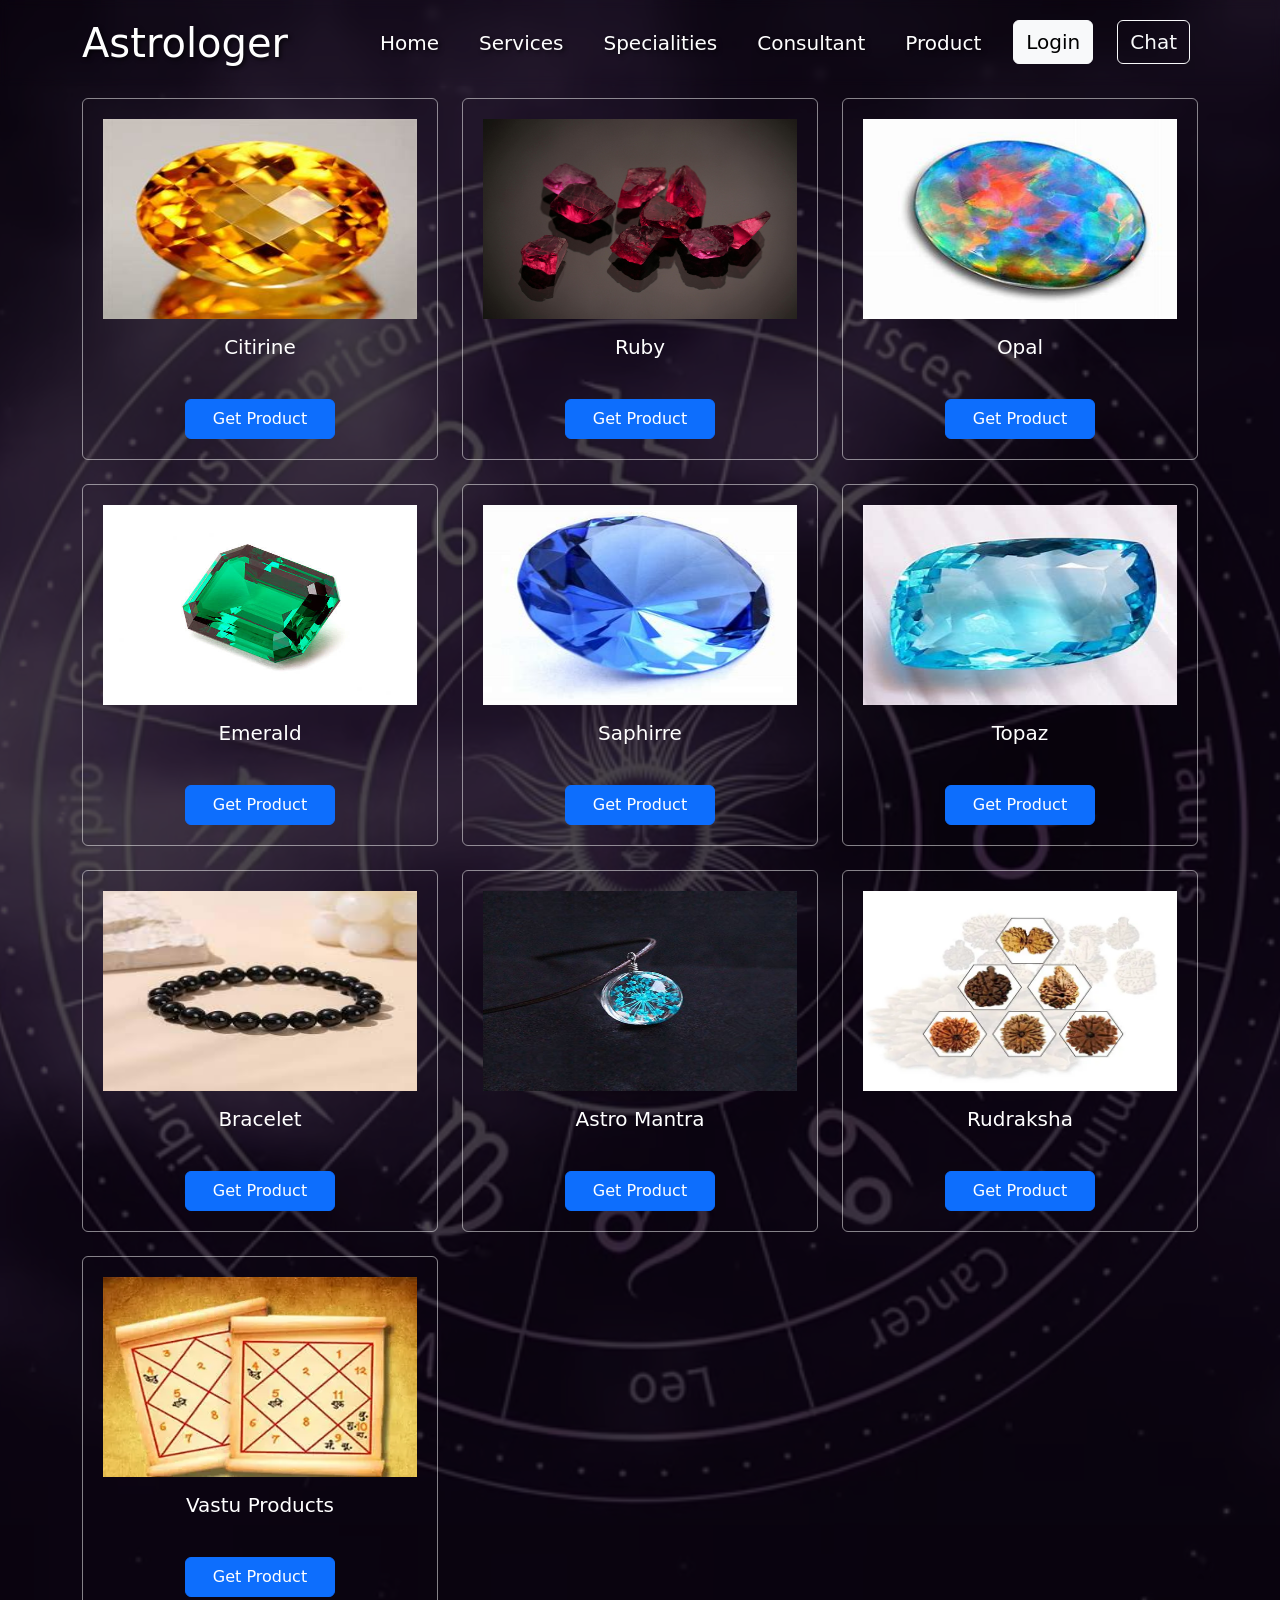
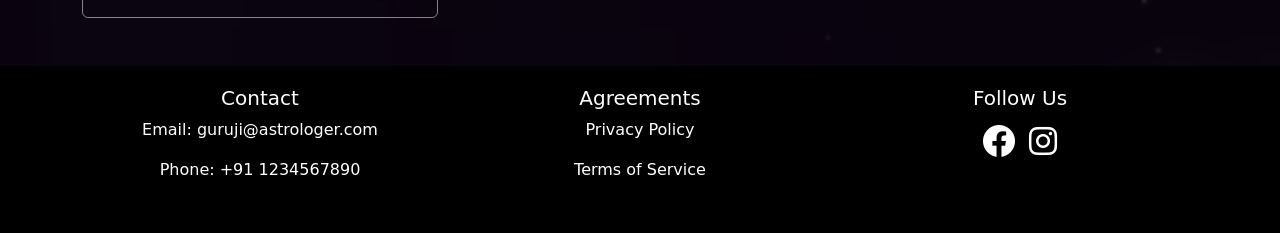
<file: product.html>
<!DOCTYPE html>
<html lang="en">

<head>
    <meta charset="UTF-8" />
    <meta name="viewport" content="width=device-width, initial-scale=1.0" />
    <title>Astrologer Products</title>
    <!-- <link href="https://cdn.jsdelivr.net/npm/bootstrap@5.3.0-alpha1/dist/css/bootstrap.min.css" rel="stylesheet"> -->
    <link href="https://cdn.jsdelivr.net/npm/bootstrap@5.3.3/dist/css/bootstrap.min.css" rel="stylesheet"
        integrity="sha384-QWTKZyjpPEjISv5WaRU9OFeRpok6YctnYmDr5pNlyT2bRjXh0JMhjY6hW+ALEwIH" crossorigin="anonymous" />
    <link rel="stylesheet" href="style1.css" />
    <link href="https://cdn.jsdelivr.net/npm/bootstrap-icons/font/bootstrap-icons.css" rel="stylesheet" />
    <link href="https://cdnjs.cloudflare.com/ajax/libs/font-awesome/6.0.0-beta3/css/all.min.css" rel="stylesheet" />
    <link rel="shortcut icon" href="icon.jpg" type="image/x-icon" />
</head>

<body>
    <nav class="navbar navbar-expand-lg navbar-transparent">
        <div class="container">
            <a class="navbar-brand text-white fs-1" href="index.html">Astrologer</a>
            <button class="navbar-toggler text-white" type="button" data-bs-toggle="collapse"
                data-bs-target="#navbarNav">
                <span><img src="./list.svg" alt="sdfsd" /></span>
            </button>
            <div class="collapse navbar-collapse" id="navbarNav">
                <ul class="navbar-nav ms-auto fs-5 gap-4">
                    <li class="nav-item">
                        <a class="nav-link text-white" href="index.html">Home</a>
                    </li>
                    <li class="nav-item">
                        <a class="nav-link text-white" href="services.html">Services</a>
                    </li>
                    <li class="nav-item">
                        <a class="nav-link text-white" href="specialities.html">Specialities</a>
                    </li>
                    <li class="nav-item">
                        <a class="nav-link text-white" href="consultant.html">Consultant</a>
                    </li>
                    <li class="nav-item">
                        <a class="nav-link text-white" href="#">Product</a>
                    </li>
                    <li class="nav-item">
                        <button type="button" class="btn btn-light fs-5" data-bs-target="#exampleModalToggle"
                            data-bs-toggle="modal">
                            Login
                        </button>
                    </li>
                    <li class="nav-item">
                        <button type="button" class="btn btn-outline-light me-2 chatbot-toggle-btn fs-5">
                            Chat
                        </button>
                    </li>
                </ul>
            </div>
        </div>
    </nav>

    <!--login page-->
    <div class="modal fade" id="exampleModalToggle" aria-hidden="true" aria-labelledby="exampleModalToggleLabel"
        tabindex="-1">
        <div class="modal-dialog modal-dialog-centered">
            <div class="modal-content">
                <div class="d-flex justify-content-between p-3">
                    <p></p>
                    <h1 class="fs-5 text-center" id="exampleModalToggleLabel">
                        Log in
                    </h1>
                    <button type="button" class="btn-close" data-bs-dismiss="modal" aria-label="Close"></button>
                </div>
                <div class="modal-body">
                    <form>
                        <div class="mb-3">
                            <label for="exampleInputEmail1" class="form-label">Email</label>
                            <input type="email" class="form-control" id="exampleInputEmail1"
                                aria-describedby="emailHelp" placeholder="name@company.com" />
                        </div>
                        <div class="mb-3">
                            <label for="exampleInputPassword1" class="form-label">Password</label>
                            <div class="input-group mb-3">
                                <input type="password" class="form-control border border-end-0"
                                    id="exampleInputPassword1" placeholder="*********" />
                                <button class="forgotbtn btn border border-start-0" type="button" id="button-addon2">
                                    Forgot?
                                </button>
                            </div>
                        </div>
                        <div class="mb-3 form-check">
                            <input type="checkbox" class="form-check-input" id="exampleCheck1" />
                            <label class="form-check-label" for="exampleCheck1">Save Id password</label>
                        </div>
                        <div class="">
                            <button type="submit" class="btn btn-secondary" style="width: 100%">
                                Sign in
                            </button>
                        </div>
                    </form>
                </div>
                <div class="input-group d-flex justify-content-center">
                    <p>
                        Don't have an account?
                        <button class="forgotbtn btn m-0 pt-0" data-bs-target="#exampleModalToggle2"
                            data-bs-toggle="modal">
                            Sign up
                        </button>
                    </p>
                </div>
            </div>
        </div>
    </div>
    <div class="modal fade" id="exampleModalToggle2" aria-hidden="true" aria-labelledby="exampleModalToggleLabel2"
        tabindex="-1">
        <div class="modal-dialog modal-dialog-centered">
            <div class="modal-content">
                <div class="d-flex justify-content-between p-3">
                    <p></p>
                    <h1 class="fs-5 text-center" id="exampleModalToggleLabel">
                        Sign Up
                    </h1>
                    <button type="button" class="btn-close" data-bs-dismiss="modal" aria-label="Close"></button>
                </div>
                <div class="modal-body">
                    <form>
                        <div class="mb-3">
                            <label for="exampleInputEmail1" class="form-label">What’s your email address?</label>
                            <input type="email" class="form-control" id="exampleInputEmail1"
                                aria-describedby="emailHelp" placeholder="name@company.com" />
                        </div>
                        <div class="mb-3">
                            <label for="exampleInputPassword1" class="form-label">Enter a password</label>
                            <div class="input-group mb-3">
                                <input type="password" class="form-control border" id="exampleInputPassword1"
                                    placeholder="*********" />
                            </div>
                        </div>

                        <div class="">
                            <button type="submit" class="btn btn-secondary" style="width: 100%">
                                Sign Up for Free
                            </button>
                        </div>
                    </form>
                </div>
                <div class="input-group d-flex justify-content-center">
                    <p>
                        Already have an account?
                        <button class="forgotbtn btn m-0 pt-0" data-bs-target="#exampleModalToggle"
                            data-bs-toggle="modal">
                            Sign in
                        </button>
                    </p>
                </div>
            </div>
        </div>
    </div>

    <!-- Chatbot Modal -->
    <div class="chatbot-container" id="chatbot">
        <div class="chatbot-header">
            <span>Astro Help</span>
            <button class="btn-close btn-sm" id="closeChatbot"></button>
        </div>
        <div class="chatbot-body">
            <div class="chatbot-message">Hello, Please Enter Your Contact Details!!</div>
        </div>
        <div class="chatbot-footer">
            <input type="text" placeholder="Type your message here..." id="chatInput" />
            <button id="sendMessage">Send</button>
        </div>
    </div>

    <!-- Hero Section with Video Background -->
    <section class="hero-section d-flex align-items-center justify-content-center text-center position-relative">
        <!-- Video Background -->
        <video autoplay muted loop id="video-background">
            <source src="videoplayback.webm" type="video/webm" />
            <!-- Fallback for browsers that don't support webm -->
        </video>

        <!-- Overlay (optional, to dim the video) -->
        <div class="overlay"></div>

        <!-- Cards Container -->
        <div class="container my-5">
            <div class="row row-cols-1 row-cols-md-3 g-4 align-items-stretch">
                <!-- Card 1 -->
                <div class="col">
                    <div class="card bg-transparent text-center h-100 d-flex flex-column justify-content-between" style="
                width: 100%;
                border: 1px solid rgba(255, 255, 255, 0.5);
                padding: 20px;
              ">
                        <!-- Image Container -->
                        <div class="d-flex justify-content-center">
                            <img src="citirine.jpg" alt="..." class="img-fluid" style="height: 200px; width: 320px" />
                        </div>

                        <!-- Card Body -->
                        <div class="card-body d-flex flex-column flex-grow-1">
                            <h5 class="card-title text-white mb-4">Citirine</h5>
                        </div>

                        <!-- Button at the bottom -->
                        <div class="mt-auto text-center">
                            <button type="button" class="btn btn-primary" data-bs-toggle="modal"
                                data-bs-target="#login-alert" style="width: 150px; height: 40px">
                                Get Product
                            </button>
                        </div>
                    </div>
                </div>

                <!-- Duplicate the above structure for other cards -->
                <!-- Card 2 -->
                <div class="col">
                    <div class="card bg-transparent text-center h-100 d-flex flex-column justify-content-between" style="
                width: 100%;
                border: 1px solid rgba(255, 255, 255, 0.5);
                padding: 20px;
              ">
                        <!-- Image Container -->
                        <div class="d-flex justify-content-center">
                            <img src="ruby.jpg" alt="..." class="img-fluid" style="height: 200px; width: 320px" />
                        </div>

                        <!-- Card Body -->
                        <div class="card-body d-flex flex-column flex-grow-1">
                            <h5 class="card-title text-white mb-4">Ruby</h5>
                        </div>

                        <!-- Button at the bottom -->
                        <div class="mt-auto text-center">
                            <button type="button" class="btn btn-primary" data-bs-toggle="modal"
                                data-bs-target="#login-alert" style="width: 150px; height: 40px">
                                Get Product
                            </button>
                        </div>
                    </div>
                </div>

                <!-- Card 3 -->
                <div class="col">
                    <div class="card bg-transparent text-center h-100 d-flex flex-column justify-content-between" style="
                width: 100%;
                border: 1px solid rgba(255, 255, 255, 0.5);
                padding: 20px;
              ">
                        <!-- Image Container -->
                        <div class="d-flex justify-content-center">
                            <img src="opal.jpg" alt="..." class="img-fluid" style="height: 200px; width: 320px" />
                        </div>

                        <!-- Card Body -->
                        <div class="card-body d-flex flex-column flex-grow-1">
                            <h5 class="card-title text-white mb-4">Opal</h5>
                        </div>

                        <!-- Button at the bottom -->
                        <div class="mt-auto text-center">
                            <button type="button" class="btn btn-primary" data-bs-toggle="modal"
                                data-bs-target="#login-alert" style="width: 150px; height: 40px">
                                Get Product
                            </button>
                        </div>
                    </div>
                </div>

                <!-- Card 4-->
                <div class="col">
                    <div class="card bg-transparent text-center h-100 d-flex flex-column justify-content-between" style="
                width: 100%;
                border: 1px solid rgba(255, 255, 255, 0.5);
                padding: 20px;
              ">
                        <!-- Image Container -->
                        <div class="d-flex justify-content-center">
                            <img src="emrald.jpg" alt="..." class="img-fluid" style="height: 200px; width: 320px" />
                        </div>

                        <!-- Card Body -->
                        <div class="card-body d-flex flex-column flex-grow-1">
                            <h5 class="card-title text-white mb-4">Emerald</h5>
                        </div>

                        <!-- Button at the bottom -->
                        <div class="mt-auto text-center">
                            <button type="button" class="btn btn-primary" data-bs-toggle="modal"
                                data-bs-target="#login-alert" style="width: 150px; height: 40px">
                                Get Product
                            </button>
                        </div>
                    </div>
                </div>

                <!-- Card 5 -->
                <div class="col">
                    <div class="card bg-transparent text-center h-100 d-flex flex-column justify-content-between" style="
                width: 100%;
                border: 1px solid rgba(255, 255, 255, 0.5);
                padding: 20px;
              ">
                        <!-- Image Container -->
                        <div class="d-flex justify-content-center">
                            <img src="saphirre.jpg" alt="..." class="img-fluid" style="height: 200px; width: 320px" />
                        </div>

                        <!-- Card Body -->
                        <div class="card-body d-flex flex-column flex-grow-1">
                            <h5 class="card-title text-white mb-4">Saphirre</h5>
                        </div>

                        <!-- Button at the bottom -->
                        <div class="mt-auto text-center">
                            <button type="button" class="btn btn-primary" data-bs-toggle="modal"
                                data-bs-target="#login-alert" style="width: 150px; height: 40px">
                                Get Product
                            </button>
                        </div>
                    </div>
                </div>

                <!-- Card 6 -->
                <div class="col">
                    <div class="card bg-transparent text-center h-100 d-flex flex-column justify-content-between" style="
                width: 100%;
                border: 1px solid rgba(255, 255, 255, 0.5);
                padding: 20px;
              ">
                        <!-- Image Container -->
                        <div class="d-flex justify-content-center">
                            <img src="topaz.jpg" alt="..." class="img-fluid" style="height: 200px; width: 320px" />
                        </div>

                        <!-- Card Body -->
                        <div class="card-body d-flex flex-column flex-grow-1">
                            <h5 class="card-title text-white mb-4">Topaz</h5>
                        </div>

                        <!-- Button at the bottom -->
                        <div class="mt-auto text-center">
                            <button type="button" class="btn btn-primary" data-bs-toggle="modal"
                                data-bs-target="#login-alert" style="width: 150px; height: 40px">
                                Get Product
                            </button>
                        </div>
                    </div>
                </div>

                <!-- Card 7 -->
                <div class="col">
                    <div class="card bg-transparent text-center h-100 d-flex flex-column justify-content-between" style="
                width: 100%;
                border: 1px solid rgba(255, 255, 255, 0.5);
                padding: 20px;
              ">
                        <!-- Image Container -->
                        <div class="d-flex justify-content-center">
                            <img src="p1.jpeg" alt="..." class="img-fluid" style="height: 200px; width: 320px" />
                        </div>

                        <!-- Card Body -->
                        <div class="card-body d-flex flex-column flex-grow-1">
                            <h5 class="card-title text-white mb-4">Bracelet</h5>
                        </div>

                        <!-- Button at the bottom -->
                        <div class="mt-auto text-center">
                            <button type="button" class="btn btn-primary" data-bs-toggle="modal"
                                data-bs-target="#login-alert" style="width: 150px; height: 40px">
                                Get Product
                            </button>
                        </div>
                    </div>
                </div>

                <!-- Card 5 -->
                <div class="col">
                    <div class="card bg-transparent text-center h-100 d-flex flex-column justify-content-between" style="
width: 100%;
border: 1px solid rgba(255, 255, 255, 0.5);
padding: 20px;
">
                        <!-- Image Container -->
                        <div class="d-flex justify-content-center">
                            <img src="p2.jpg" alt="..." class="img-fluid" style="height: 200px; width: 320px" />
                        </div>

                        <!-- Card Body -->
                        <div class="card-body d-flex flex-column flex-grow-1">
                            <h5 class="card-title text-white mb-4">Astro Mantra
                            </h5>
                        </div>

                        <!-- Button at the bottom -->
                        <div class="mt-auto text-center">
                            <button type="button" class="btn btn-primary" data-bs-toggle="modal"
                                data-bs-target="#login-alert" style="width: 150px; height: 40px">
                                Get Product
                            </button>
                        </div>
                    </div>
                </div>

                <!-- Card 9 -->
                <div class="col">
                    <div class="card bg-transparent text-center h-100 d-flex flex-column justify-content-between" style="
width: 100%;
border: 1px solid rgba(255, 255, 255, 0.5);
padding: 20px;
">
                        <!-- Image Container -->
                        <div class="d-flex justify-content-center">
                            <img src="p3.webp" alt="..." class="img-fluid" style="height: 200px; width: 320px" />
                        </div>

                        <!-- Card Body -->
                        <div class="card-body d-flex flex-column flex-grow-1">
                            <h5 class="card-title text-white mb-4">Rudraksha</h5>
                        </div>

                        <!-- Button at the bottom -->
                        <div class="mt-auto text-center">
                            <button type="button" class="btn btn-primary" data-bs-toggle="modal"
                                data-bs-target="#login-alert" style="width: 150px; height: 40px">
                                Get Product
                            </button>
                        </div>
                    </div>
                </div>

                <!-- Card 9 -->
                <div class="col">
                    <div class="card bg-transparent text-center h-100 d-flex flex-column justify-content-between" style="
width: 100%;
border: 1px solid rgba(255, 255, 255, 0.5);
padding: 20px;
">
                        <!-- Image Container -->
                        <div class="d-flex justify-content-center">
                            <img src="p4.webp" alt="..." class="img-fluid" style="height: 200px; width: 320px" />
                        </div>

                        <!-- Card Body -->
                        <div class="card-body d-flex flex-column flex-grow-1">
                            <h5 class="card-title text-white mb-4">Vastu Products</h5>
                        </div>

                        <!-- Button at the bottom -->
                        <div class="mt-auto text-center">
                            <button type="button" class="btn btn-primary" data-bs-toggle="modal"
                                data-bs-target="#login-alert" style="width: 150px; height: 40px">
                                Get Product
                            </button>
                        </div>
                    </div>
                </div>


            </div>
        </div>
    </section>

    <div class="modal" tabindex="-1" id="login-alert">
        <div class="modal-dialog">
            <div class="modal-content">
                <div class="modal-header">
                    <h5 class="modal-title">Login Alert</h5>
                    <button type="button" class="btn-close" data-bs-dismiss="modal" aria-label="Close"></button>
                </div>
                <div class="modal-body">
                    <p>To Know More About Our Product! please Login First</p>
                </div>
                <div class="modal-footer">
                    <button type="button" class="btn btn-secondary" data-bs-dismiss="modal">
                        Close
                    </button>
                    <button type="button" class="btn btn-primary" data-bs-toggle="modal"
                        data-bs-target="#exampleModalToggle">
                        login
                    </button>
                </div>
            </div>
        </div>
    </div>

    <div class="modal fade" id="exampleModalToggle" aria-hidden="true" aria-labelledby="exampleModalToggleLabel"
        tabindex="-1">
        <div class="modal-dialog modal-dialog-centered">
            <div class="modal-content">
                <div class="d-flex justify-content-between p-3">
                    <p></p>
                    <h1 class="fs-5 text-center" id="exampleModalToggleLabel">
                        Log in
                    </h1>
                    <button type="button" class="btn-close" data-bs-dismiss="modal" aria-label="Close"></button>
                </div>
                <div class="modal-body">
                    <form>
                        <div class="mb-3">
                            <label for="exampleInputEmail1" class="form-label">Email</label>
                            <input type="email" class="form-control" id="exampleInputEmail1"
                                aria-describedby="emailHelp" placeholder="name@company.com" />
                        </div>
                        <div class="mb-3">
                            <label for="exampleInputPassword1" class="form-label">Password</label>
                            <div class="input-group mb-3">
                                <input type="password" class="form-control border border-end-0"
                                    id="exampleInputPassword1" placeholder="*********" />
                                <button class="forgotbtn btn border border-start-0" type="button" id="button-addon2">
                                    Forgot?
                                </button>
                            </div>
                        </div>
                        <div class="mb-3 form-check">
                            <input type="checkbox" class="form-check-input" id="exampleCheck1" />
                            <label class="form-check-label" for="exampleCheck1">Save Id password</label>
                        </div>
                        <div class="">
                            <button type="submit" class="btn btn-secondary" style="width: 100%">
                                Sign in
                            </button>
                        </div>
                    </form>
                </div>
                <div class="input-group d-flex justify-content-center">
                    <p>
                        Don't have an account?
                        <button class="forgotbtn btn m-0 pt-0" data-bs-target="#exampleModalToggle2"
                            data-bs-toggle="modal">
                            Sign up
                        </button>
                    </p>
                </div>
            </div>
        </div>
    </div>
    <div class="modal fade" id="exampleModalToggle2" aria-hidden="true" aria-labelledby="exampleModalToggleLabel2"
        tabindex="-1">
        <div class="modal-dialog modal-dialog-centered">
            <div class="modal-content">
                <div class="d-flex justify-content-between p-3">
                    <p></p>
                    <h1 class="fs-5 text-center" id="exampleModalToggleLabel">
                        Sign Up
                    </h1>
                    <button type="button" class="btn-close" data-bs-dismiss="modal" aria-label="Close"></button>
                </div>
                <div class="modal-body">
                    <form>
                        <div class="mb-3">
                            <label for="exampleInputEmail1" class="form-label">What’s your email address?</label>
                            <input type="email" class="form-control" id="exampleInputEmail1"
                                aria-describedby="emailHelp" placeholder="name@company.com" />
                        </div>
                        <div class="mb-3">
                            <label for="exampleInputPassword1" class="form-label">Enter a password</label>
                            <div class="input-group mb-3">
                                <input type="password" class="form-control border" id="exampleInputPassword1"
                                    placeholder="*********" />
                            </div>
                        </div>

                        <div class="">
                            <button type="submit" class="btn btn-secondary" style="width: 100%">
                                Sign Up for Free
                            </button>
                        </div>
                    </form>
                </div>
                <div class="input-group d-flex justify-content-center">
                    <p>
                        Already have an account?
                        <button class="forgotbtn btn m-0 pt-0" data-bs-target="#exampleModalToggle"
                            data-bs-toggle="modal">
                            Sign in
                        </button>
                    </p>
                </div>
            </div>
        </div>
    </div>


    <!-- Footer -->
    <footer class="footer">
        <div class="container">
            <div class="row text-center">
                <div class="col-md-4 grid-item">
                    <h5>Contact</h5>
                    <a href="mailto:guruji@astrologer.com">
                        <p>Email: guruji@astrologer.com</p>
                    </a>
                    <a href="tel:+0000000000">
                        <p>Phone: +91 1234567890</p>
                    </a>
                </div>
                <div class="col-md-4 grid-item">
                    <h5>Agreements</h5>
                    <p><a href="privacy.html">Privacy Policy</a></p>
                    <p><a href="terms.html">Terms of Service</a></p>
                </div>
                <div class="col-md-4 grid-item">
                    <h5>Follow Us</h5>
                    <a href="https://www.facebook.com" target="_blank">
                        <i class="bi bi-facebook pe-2" style="font-size: 2rem"></i>
                    </a>
                    <a href="https://www.Instagram.com" target="_blank">
                        <i class="fab fa-instagram" style="font-size: 2rem"></i>
                    </a>
                </div>
            </div>
        </div>
    </footer>

    <script src="https://cdn.jsdelivr.net/npm/bootstrap@5.3.3/dist/js/bootstrap.bundle.min.js"></script>
    <script>
        // Chatbot functionality
        const chatbotContainer = document.getElementById("chatbot");
        const chatbotToggleBtns = document.querySelectorAll(
            ".chatbot-toggle-btn"
        );
        const closeChatbotBtn = document.getElementById("closeChatbot");
        const chatInput = document.getElementById("chatInput");
        const chatbotBody = chatbotContainer.querySelector(".chatbot-body");
        const sendMessageBtn = document.getElementById("sendMessage");

        // Show/hide chatbot
        chatbotToggleBtns.forEach((btn) => {
            btn.addEventListener("click", () => {
                chatbotContainer.style.display = "flex";
            });
        });

        closeChatbotBtn.addEventListener("click", () => {
            chatbotContainer.style.display = "none";
        });

        // Function to send message
        function sendMessage() {
            const userMessage = chatInput.value.trim();
            if (userMessage) {
                // User message
                const userMessageElement = document.createElement("div");
                userMessageElement.classList.add("chatbot-message", "user");
                userMessageElement.textContent = userMessage;
                chatbotBody.appendChild(userMessageElement);
                chatInput.value = "";
                chatbotBody.scrollTop = chatbotBody.scrollHeight;

                // Display chatbot response after a short delay
                setTimeout(() => {
                    const botMessageElement = document.createElement("div");
                    botMessageElement.classList.add("chatbot-message", "bot");
                    botMessageElement.textContent =
                        "Thank you for Providing Your Details, We Will Contact You";
                    chatbotBody.appendChild(botMessageElement);
                    chatbotBody.scrollTop = chatbotBody.scrollHeight;
                }, 3000); // 10 seconds delay
            }
        }

        // Send message on button click
        sendMessageBtn.addEventListener("click", sendMessage);

        // Send message on pressing Enter key
        chatInput.addEventListener("keydown", (event) => {
            if (event.key === "Enter") {
                event.preventDefault(); // Prevent default form submission
                sendMessage();
            }
        });

        // Hide chatbot when clicking outside
        document.addEventListener("click", (event) => {
            const isClickInside =
                chatbotContainer.contains(event.target) ||
                Array.from(chatbotToggleBtns).some((btn) =>
                    btn.contains(event.target)
                );
            if (!isClickInside) {
                chatbotContainer.style.display = "none";
            }
        });
    </script>
</body>

</html>
</file>
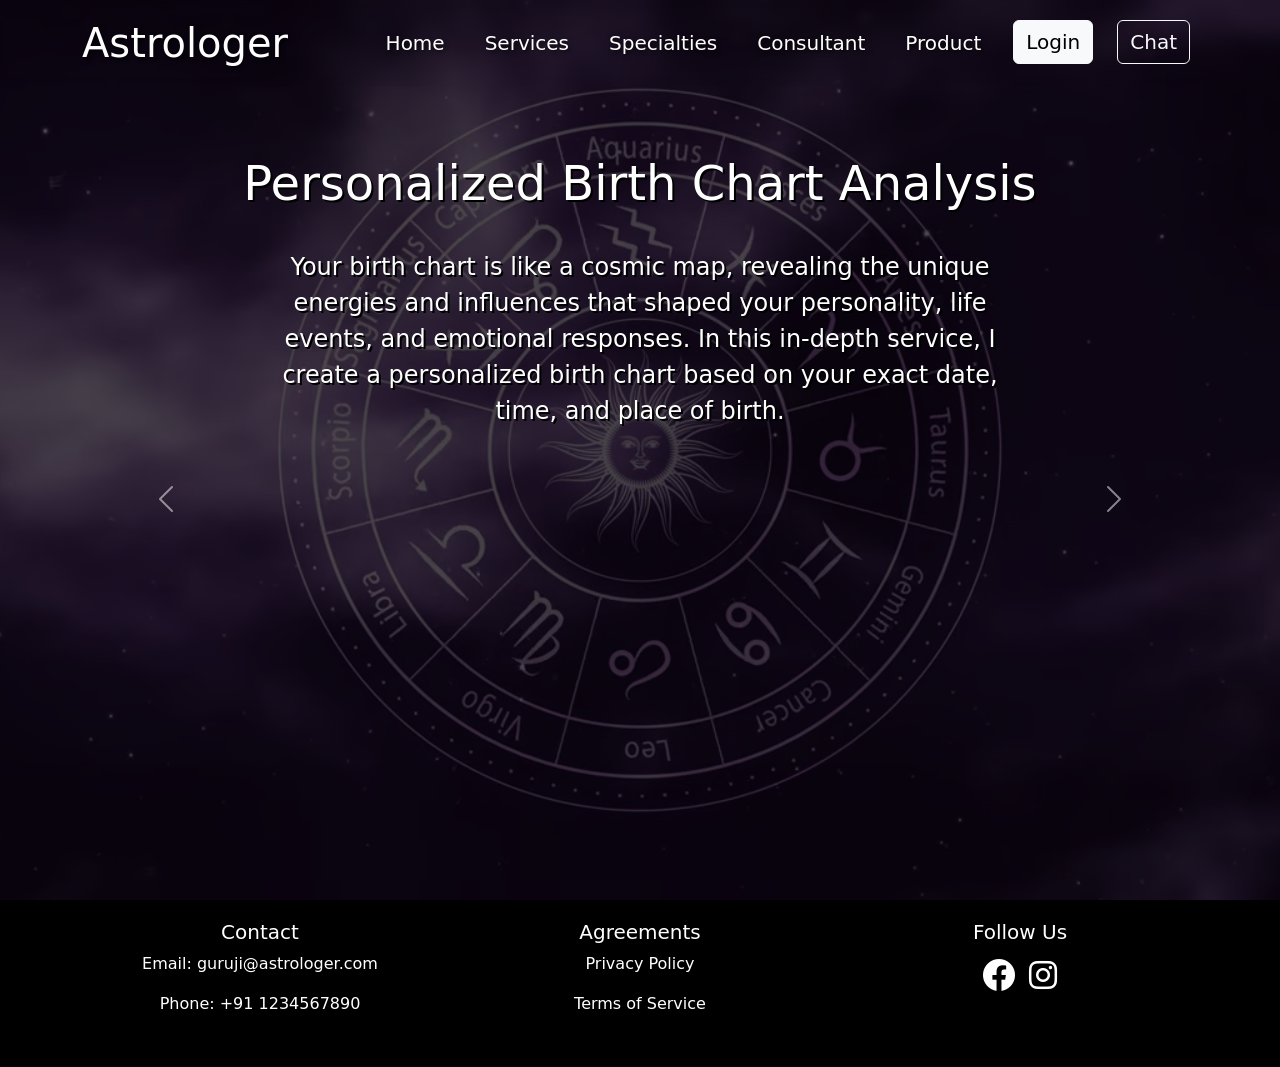
<file: services.html>
<!DOCTYPE html>
<html lang="en">

<head>
    <meta charset="UTF-8" />
    <meta name="viewport" content="width=device-width, initial-scale=1.0" />
    <title>Astrologer Services</title>
    <!-- <link href="https://cdn.jsdelivr.net/npm/bootstrap@5.3.0-alpha1/dist/css/bootstrap.min.css" rel="stylesheet"> -->
    <link href="https://cdn.jsdelivr.net/npm/bootstrap@5.3.3/dist/css/bootstrap.min.css" rel="stylesheet"
        integrity="sha384-QWTKZyjpPEjISv5WaRU9OFeRpok6YctnYmDr5pNlyT2bRjXh0JMhjY6hW+ALEwIH" crossorigin="anonymous" />
    <link rel="stylesheet" href="style1.css" />
    <link href="https://cdn.jsdelivr.net/npm/bootstrap-icons/font/bootstrap-icons.css" rel="stylesheet" />
    <link href="https://cdnjs.cloudflare.com/ajax/libs/font-awesome/6.0.0-beta3/css/all.min.css" rel="stylesheet" />
    <link rel="shortcut icon" href="icon.jpg" type="image/x-icon" />
</head>

<body>
    <nav class="navbar navbar-expand-lg navbar-transparent">
        <div class="container">
            <a class="navbar-brand text-white fs-1" href="index.html">Astrologer</a>
            <button class="navbar-toggler text-white" type="button" data-bs-toggle="collapse"
                data-bs-target="#navbarNav">
                <span><img src="./list.svg" alt="sdes" /></span>
            </button>
            <div class="collapse navbar-collapse" id="navbarNav">
                <ul class="navbar-nav ms-auto fs-5 gap-4">
                    <li class="nav-item">
                        <a class="nav-link text-white" href="index.html">Home</a>
                    </li>
                    <li class="nav-item">
                        <a class="nav-link text-white" href="services.html">Services</a>
                    </li>
                    <li class="nav-item">
                        <a class="nav-link text-white" href="specialities.html">Specialties</a>
                    </li>
                    <li class="nav-item">
                        <a class="nav-link text-white" href="consultant.html">Consultant</a>
                    </li>
                    <li class="nav-item">
                        <a class="nav-link text-white" href="product.html">Product</a>
                    </li>
                    <li class="nav-item">
                        <button type="button" class="btn btn-light fs-5" data-bs-target="#exampleModalToggle"
                            data-bs-toggle="modal">
                            Login
                        </button>
                    </li>
                    <li class="nav-item">
                        <button type="button" class="btn btn-outline-light me-2 chatbot-toggle-btn fs-5">
                            Chat
                        </button>
                    </li>
                </ul>
            </div>
        </div>
    </nav>

    <!--login page-->
    <div class="modal fade" id="exampleModalToggle" aria-hidden="true" aria-labelledby="exampleModalToggleLabel"
        tabindex="-1">
        <div class="modal-dialog modal-dialog-centered">
            <div class="modal-content">
                <div class="d-flex justify-content-between p-3">
                    <p></p>
                    <h1 class="fs-5 text-center" id="exampleModalToggleLabel">
                        Log in
                    </h1>
                    <button type="button" class="btn-close" data-bs-dismiss="modal" aria-label="Close"></button>
                </div>
                <div class="modal-body">
                    <form>
                        <div class="mb-3">
                            <label for="exampleInputEmail1" class="form-label">Email</label>
                            <input type="email" class="form-control" id="exampleInputEmail1"
                                aria-describedby="emailHelp" placeholder="name@company.com" />
                        </div>
                        <div class="mb-3">
                            <label for="exampleInputPassword1" class="form-label">Password</label>
                            <div class="input-group mb-3">
                                <input type="password" class="form-control border border-end-0"
                                    id="exampleInputPassword1" placeholder="*********" />
                                <button class="forgotbtn btn border border-start-0" type="button" id="button-addon2">
                                    Forgot?
                                </button>
                            </div>
                        </div>
                        <div class="mb-3 form-check">
                            <input type="checkbox" class="form-check-input" id="exampleCheck1" />
                            <label class="form-check-label" for="exampleCheck1">Save Id password</label>
                        </div>
                        <div class="">
                            <button type="submit" class="btn btn-secondary" style="width: 100%">
                                Sign in
                            </button>
                        </div>
                    </form>
                </div>
                <div class="input-group d-flex justify-content-center">
                    <p>
                        Don't have an account?
                        <button class="forgotbtn btn m-0 pt-0" data-bs-target="#exampleModalToggle2"
                            data-bs-toggle="modal">
                            Sign up
                        </button>
                    </p>
                </div>
            </div>
        </div>
    </div>
    <div class="modal fade" id="exampleModalToggle2" aria-hidden="true" aria-labelledby="exampleModalToggleLabel2"
        tabindex="-1">
        <div class="modal-dialog modal-dialog-centered">
            <div class="modal-content">
                <div class="d-flex justify-content-between p-3">
                    <p></p>
                    <h1 class="fs-5 text-center" id="exampleModalToggleLabel">
                        Sign Up
                    </h1>
                    <button type="button" class="btn-close" data-bs-dismiss="modal" aria-label="Close"></button>
                </div>
                <div class="modal-body">
                    <form>
                        <div class="mb-3">
                            <label for="exampleInputEmail1" class="form-label">What’s your email address?</label>
                            <input type="email" class="form-control" id="exampleInputEmail1"
                                aria-describedby="emailHelp" placeholder="name@company.com" />
                        </div>
                        <div class="mb-3">
                            <label for="exampleInputPassword1" class="form-label">Enter a password</label>
                            <div class="input-group mb-3">
                                <input type="password" class="form-control border" id="exampleInputPassword1"
                                    placeholder="*********" />
                            </div>
                        </div>

                        <div class="">
                            <button type="submit" class="btn btn-secondary" style="width: 100%">
                                Sign Up for Free
                            </button>
                        </div>
                    </form>
                </div>
                <div class="input-group d-flex justify-content-center">
                    <p>
                        Already have an account?
                        <button class="forgotbtn btn m-0 pt-0" data-bs-target="#exampleModalToggle"
                            data-bs-toggle="modal">
                            Sign in
                        </button>
                    </p>
                </div>
            </div>
        </div>
    </div>

    <!-- Chatbot Modal -->
    <div class="chatbot-container" id="chatbot">
        <div class="chatbot-header">
            <span>Astro Help</span>
            <button class="btn-close btn-sm" id="closeChatbot"></button>
        </div>
        <div class="chatbot-body">
            <div class="chatbot-message">Hello, Please Enter Your Contact Details!!</div>
        </div>
        <div class="chatbot-footer">
            <input type="text" placeholder="Type your message here..." id="chatInput" />
            <button id="sendMessage">Send</button>
        </div>
    </div>

    <!-- Hero Section with Video Background -->
    <section class="hero-section d-flex align-items-center justify-content-center text-center position-relative"
        style="height: 100vh;">
        <!-- Video Background -->
        <video autoplay muted loop id="video-background">
            <source src="videoplayback.webm" type="video/webm" />
            <!-- Fallback for browsers that don't support webm -->
        </video>

        <!-- Overlay (optional, to dim the video) -->
        <div class="overlay"></div>

        <div class="container align-items-stretch d-flex justify-content-center align-items-center mt-5"
            style="height: 80vh">
            <div id="carouselExample" class="carousel slide d-flex justify-content-center align-items-center">
                <div class="carousel-inner w-75 h-100 d-flex flex-column flex-xl-row align-items-stretch">
                    <div class="carousel-item active">
                        <h1 class="py-3">Personalized Birth Chart Analysis</h1>
                        <p class="px-5">
                            Your birth chart is like a cosmic map, revealing the unique energies and influences that
                            shaped your personality, life events, and emotional responses. In this in-depth service, I
                            create a personalized birth chart based on your exact date, time, and place
                            of birth.
                        </p>
                    </div>
                    <div class="carousel-item">
                        <h1 class="py-3">Relationship Compatibility Analysis</h1>
                        <p class="px-5">
                            Relationships can be one of the most fulfilling parts of life, but they can also come with
                            challenges. My relationship compatibility analysis dives deep into the astrological synastry
                            between you and your partner (or potential partner). By comparing both
                            birth charts, I examine how your planetary placements interact, revealing areas of deep
                            connection and potential conflict. Whether you're trying to understand a current
                            relationship or are curious about future romantic possibilities,
                            this analysis gives you clarity about the dynamics between you and your loved one. This can
                            provide valuable insights into your emotional compatibility, communication styles, sexual
                            dynamics, and overall emotional health, offering
                            guidance on how to build a stronger, more harmonious partnership.
                        </p>
                    </div>
                    <div class="carousel-item">
                        <h1 class="py-3">Career Guidance and Purpose</h1>
                        <p class="px-5">
                            Do you feel like your career isn’t aligned with your true calling? Are you searching for
                            clarity on the next step in your professional life? Through astrology, I can help you
                            discover your natural gifts, talents, and the best career paths suited to your
                            astrological profile. By examining your 10th house of career, as well as the positioning of
                            your sun, moon, and other significant planets, I’ll help you understand your professional
                            strengths, challenges, and how you can make
                            the most of your abilities in the workplace. This service goes beyond just choosing a job –
                            it helps you align with a vocation that nourishes your soul and brings true fulfillment.
                            Whether you're just starting out, contemplating
                            a career change, or seeking deeper purpose in your work, I’ll guide you through the
                            astrological insights that will empower you to make decisions that align with your true
                            potential.
                        </p>
                    </div>
                    <div class="carousel-item">
                        <h1 class="py-3">Horoscope Forecasting and Predictions</h1>
                        <p class="px-5">
                            Life constantly changes, and the stars above us move in ways that influence everything from
                            our daily moods to our long-term goals. With this service, I provide you with a personalized
                            horoscope forecast, designed to give you a roadmap for navigating
                            the months ahead. Based on the current planetary transits, I’ll offer specific guidance on
                            how these cosmic shifts may affect different areas of your life, such as love, career,
                            health, and personal growth. Whether you’re seeking
                            clarity on timing for important decisions or looking for insights into potential challenges,
                            this forecast helps you make more informed choices.
                        </p>
                    </div>
                    <div class="carousel-item">
                        <h1 class="py-3">Astrological Life Coaching</h1>
                        <p class="px-5">
                            Astrological life coaching combines the profound insights of astrology with actionable
                            coaching strategies to help you create the life you desire. In this service, I use your
                            birth chart as a tool to uncover areas of potential growth and personal transformation.
                            This isn’t just about understanding your personality—it’s about understanding how to unlock
                            your full potential and take real-world action toward your goals. We’ll explore your
                            strengths, weaknesses, and personal blockages
                            to craft a plan for moving forward. Whether you’re struggling with self-doubt, feeling stuck
                            in life, or simply seeking greater clarity about your next steps, astrological life coaching
                            offers a holistic approach to overcoming
                            obstacles and living with purpose and intention.
                        </p>
                    </div>
                    <div class="carousel-item">
                        <h1 class="py-3">Yearly Transit and Progression Reading</h1>
                        <p class="px-5">
                            A detailed examination of your astrological transits and progressions for the year ahead.
                            This service provides insight into how the current planetary movements will impact your
                            life, giving you guidance on timing, opportunities, and challenges for the
                            upcoming year.
                        </p>
                    </div>
                </div>
                <button class="carousel-control-prev" type="button" data-bs-target="#carouselExample"
                    data-bs-slide="prev">
                    <span class="carousel-control-prev-icon" aria-hidden="true"></span>
                    <span class="visually-hidden">Previous</span>
                </button>
                <button class="carousel-control-next" type="button" data-bs-target="#carouselExample"
                    data-bs-slide="next">
                    <span class="carousel-control-next-icon" aria-hidden="true"></span>
                    <span class="visually-hidden">Next</span>
                </button>
            </div>
        </div>
    </section>


    <!-- Footer -->
    <footer class="footer">
        <div class="container">
            <div class="row text-center">
                <div class="col-md-4 grid-item">
                    <h5>Contact</h5>
                    <a href="mailto:guruji@astrologer.com">
                        <p>Email: guruji@astrologer.com</p>
                    </a>
                    <a href="tel:+0000000000">
                        <p>Phone: +91 1234567890</p>
                    </a>
                </div>
                <div class="col-md-4 grid-item">
                    <h5>Agreements</h5>
                    <p><a href="privacy.html">Privacy Policy</a></p>
                    <p><a href="terms.html">Terms of Service</a></p>
                </div>
                <div class="col-md-4 grid-item">
                    <h5>Follow Us</h5>
                    <a href="https://www.facebook.com" target="_blank">
                        <i class="bi bi-facebook pe-2" style="font-size: 2rem;"></i> </a>
                    <a href="https://www.Instagram.com" target="_blank"> <i class="fab fa-instagram"
                            style="font-size: 2rem;"></i>
                    </a>
                </div>
            </div>
        </div>
        </div>
    </footer>

    <script src="https://cdn.jsdelivr.net/npm/bootstrap@5.3.3/dist/js/bootstrap.bundle.min.js"></script>

    <script>
        // Chatbot functionality
        const chatbotContainer = document.getElementById("chatbot");
        const chatbotToggleBtns = document.querySelectorAll(".chatbot-toggle-btn");
        const closeChatbotBtn = document.getElementById("closeChatbot");
        const chatInput = document.getElementById("chatInput");
        const chatbotBody = chatbotContainer.querySelector(".chatbot-body");
        const sendMessageBtn = document.getElementById("sendMessage");

        // Show chatbot when the button is clicked
        chatbotToggleBtns.forEach((btn) => {
            btn.addEventListener("click", () => {
                chatbotContainer.style.display = "flex";
            });
        });

        // Hide chatbot when close button is clicked
        closeChatbotBtn.addEventListener("click", () => {
            chatbotContainer.style.display = "none";
        });

        // Function to send user message
        function sendMessage() {
            const userMessage = chatInput.value.trim();
            if (userMessage) {
                // Append user message
                const userMessageElement = document.createElement("div");
                userMessageElement.classList.add("chatbot-message", "user");
                userMessageElement.textContent = userMessage;
                chatbotBody.appendChild(userMessageElement);
                chatInput.value = "";
                chatbotBody.scrollTop = chatbotBody.scrollHeight;

                // Display chatbot response after 3 seconds
                setTimeout(() => {
                    const botMessageElement = document.createElement('div');
                    botMessageElement.classList.add('chatbot-message', 'bot');
                    botMessageElement.textContent = "Thank you for providing your details. We will contact you soon!";
                    chatbotBody.appendChild(botMessageElement);
                    chatbotBody.scrollTop = chatbotBody.scrollHeight;
                }, 3000);
            }
        }

        // Event listeners for sending messages
        sendMessageBtn.addEventListener("click", sendMessage);

        chatInput.addEventListener("keydown", (event) => {
            if (event.key === "Enter") {
                event.preventDefault();
                sendMessage();
            }
        });

        // Hide chatbot when clicking outside of it
        document.addEventListener("click", (event) => {
            const isClickInside = chatbotContainer.contains(event.target) ||
                Array.from(chatbotToggleBtns).some((btn) => btn.contains(event.target));
            if (!isClickInside) {
                chatbotContainer.style.display = "none";
            }
        });
    </script>

</body>

</html>
</file>
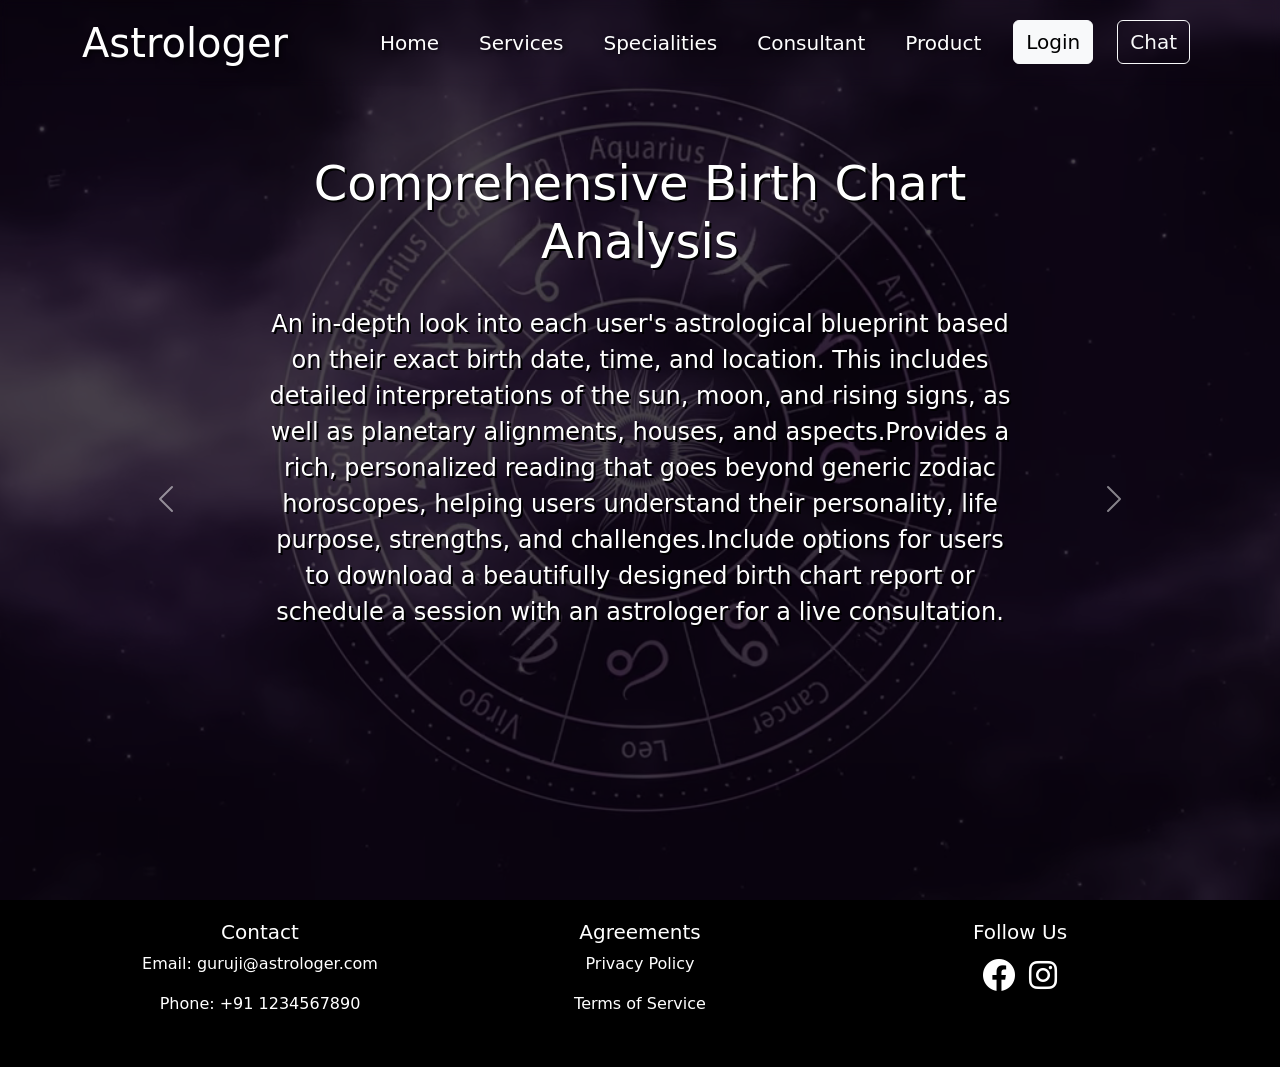
<file: specialities.html>
<!DOCTYPE html>
<html lang="en">

<head>
  <meta charset="UTF-8" />
  <meta name="viewport" content="width=device-width, initial-scale=1.0" />
  <title>Astrologer Specialities</title>
  <!-- <link href="https://cdn.jsdelivr.net/npm/bootstrap@5.3.0-alpha1/dist/css/bootstrap.min.css" rel="stylesheet"> -->
  <link href="https://cdn.jsdelivr.net/npm/bootstrap@5.3.3/dist/css/bootstrap.min.css" rel="stylesheet"
    integrity="sha384-QWTKZyjpPEjISv5WaRU9OFeRpok6YctnYmDr5pNlyT2bRjXh0JMhjY6hW+ALEwIH" crossorigin="anonymous" />
  <link rel="stylesheet" href="style1.css" />
  <link href="https://cdn.jsdelivr.net/npm/bootstrap-icons/font/bootstrap-icons.css" rel="stylesheet" />
  <link href="https://cdnjs.cloudflare.com/ajax/libs/font-awesome/6.0.0-beta3/css/all.min.css" rel="stylesheet" />
  <link rel="shortcut icon" href="icon.jpg" type="image/x-icon" />
</head>

<body>
  <nav class="navbar navbar-expand-lg navbar-transparent">
    <div class="container">
      <a class="navbar-brand text-white fs-1" href="index.html">Astrologer</a>
      <button class="navbar-toggler text-white" type="button" data-bs-toggle="collapse" data-bs-target="#navbarNav">
        <span><img src="./list.svg" alt="sdfsd" /></span>
      </button>
      <div class="collapse navbar-collapse" id="navbarNav">
        <ul class="navbar-nav ms-auto fs-5 gap-4">
          <li class="nav-item">
            <a class="nav-link text-white" href="index.html">Home</a>
          </li>
          <li class="nav-item">
            <a class="nav-link text-white" href="services.html">Services</a>
          </li>
          <li class="nav-item">
            <a class="nav-link text-white" href="specialities.html">Specialities</a>
          </li>
          <li class="nav-item">
            <a class="nav-link text-white" href="consultant.html">Consultant</a>
          </li>
          <li class="nav-item">
            <a class="nav-link text-white" href="product.html">Product</a>
          </li>
          <li class="nav-item">
            <button type="button" class="btn btn-light fs-5" data-bs-target="#exampleModalToggle"
              data-bs-toggle="modal">
              Login
            </button>
          </li>
          <li class="nav-item">
            <button type="button" class="btn btn-outline-light me-2 chatbot-toggle-btn fs-5">
              Chat
            </button>
          </li>
        </ul>
      </div>
    </div>
  </nav>

  <!--login page-->
  <div class="modal fade" id="exampleModalToggle" aria-hidden="true" aria-labelledby="exampleModalToggleLabel"
    tabindex="-1">
    <div class="modal-dialog modal-dialog-centered">
      <div class="modal-content">
        <div class="d-flex justify-content-between p-3">
          <p></p>
          <h1 class="fs-5 text-center" id="exampleModalToggleLabel">
            Log in
          </h1>
          <button type="button" class="btn-close" data-bs-dismiss="modal" aria-label="Close"></button>
        </div>
        <div class="modal-body">
          <form>
            <div class="mb-3">
              <label for="exampleInputEmail1" class="form-label">Email</label>
              <input type="email" class="form-control" id="exampleInputEmail1" aria-describedby="emailHelp"
                placeholder="name@company.com" />
            </div>
            <div class="mb-3">
              <label for="exampleInputPassword1" class="form-label">Password</label>
              <div class="input-group mb-3">
                <input type="password" class="form-control border border-end-0" id="exampleInputPassword1"
                  placeholder="*********" />
                <button class="forgotbtn btn border border-start-0" type="button" id="button-addon2">
                  Forgot?
                </button>
              </div>
            </div>
            <div class="mb-3 form-check">
              <input type="checkbox" class="form-check-input" id="exampleCheck1" />
              <label class="form-check-label" for="exampleCheck1">Save Id password</label>
            </div>
            <div class="">
              <button type="submit" class="btn btn-secondary" style="width: 100%">
                Sign in
              </button>
            </div>
          </form>
        </div>
        <div class="input-group d-flex justify-content-center">
          <p>
            Don't have an account?
            <button class="forgotbtn btn m-0 pt-0" data-bs-target="#exampleModalToggle2" data-bs-toggle="modal">
              Sign up
            </button>
          </p>
        </div>
      </div>
    </div>
  </div>
  <div class="modal fade" id="exampleModalToggle2" aria-hidden="true" aria-labelledby="exampleModalToggleLabel2"
    tabindex="-1">
    <div class="modal-dialog modal-dialog-centered">
      <div class="modal-content">
        <div class="d-flex justify-content-between p-3">
          <p></p>
          <h1 class="fs-5 text-center" id="exampleModalToggleLabel">
            Sign Up
          </h1>
          <button type="button" class="btn-close" data-bs-dismiss="modal" aria-label="Close"></button>
        </div>
        <div class="modal-body">
          <form>
            <div class="mb-3">
              <label for="exampleInputEmail1" class="form-label">What’s your email address?</label>
              <input type="email" class="form-control" id="exampleInputEmail1" aria-describedby="emailHelp"
                placeholder="name@company.com" />
            </div>
            <div class="mb-3">
              <label for="exampleInputPassword1" class="form-label">Enter a password</label>
              <div class="input-group mb-3">
                <input type="password" class="form-control border" id="exampleInputPassword1" placeholder="*********" />
              </div>
            </div>

            <div class="">
              <button type="submit" class="btn btn-secondary" style="width: 100%">
                Sign Up for Free
              </button>
            </div>
          </form>
        </div>
        <div class="input-group d-flex justify-content-center">
          <p>
            Already have an account?
            <button class="forgotbtn btn m-0 pt-0" data-bs-target="#exampleModalToggle" data-bs-toggle="modal">
              Sign in
            </button>
          </p>
        </div>
      </div>
    </div>
  </div>

  <!-- Chatbot Modal -->
  <div class="chatbot-container" id="chatbot">
    <div class="chatbot-header">
      <span>Astro Help</span>
      <button class="btn-close btn-sm" id="closeChatbot"></button>
    </div>
    <div class="chatbot-body">
      <div class="chatbot-message">Hello, Please Enter Your Contact Details!!</div>
    </div>
    <div class="chatbot-footer">
      <input type="text" placeholder="Type your message here..." id="chatInput" />
      <button id="sendMessage">Send</button>
    </div>
  </div>

  <!-- Hero Section with Video Background -->
  <section class="hero-section d-flex align-items-center justify-content-center text-center position-relative"
    style="height: 100vh">
    <!-- Video Background -->
    <video autoplay muted loop id="video-background">
      <source src="videoplayback.webm" type="video/webm" />
      <!-- Fallback for browsers that don't support webm -->
    </video>

    <!-- Overlay (optional, to dim the video) -->
    <div class="overlay"></div>

    <div class="container align-items-stretch d-flex justify-content-center align-items-center mt-5"
      style="height: 80vh">
      <div id="carouselExample" class="carousel slide d-flex justify-content-center align-items-center">
        <div class="carousel-inner w-75 h-100 d-flex flex-column flex-xl-row align-items-stretch">
          <div class="carousel-item active">
            <h1 class="py-3">Comprehensive Birth Chart Analysis</h1>
            <p class="px-5">
              An in-depth look into each user's astrological blueprint based
              on their exact birth date, time, and location. This includes
              detailed interpretations of the sun, moon, and rising signs, as
              well as planetary alignments, houses, and aspects.Provides a
              rich, personalized reading that goes beyond generic zodiac
              horoscopes, helping users understand their personality, life
              purpose, strengths, and challenges.Include options for users to
              download a beautifully designed birth chart report or schedule a
              session with an astrologer for a live consultation.
            </p>
          </div>
          <div class="carousel-item">
            <h1 class="py-3">Real-Time Cosmic Updates</h1>
            <p class="px-5">
              Dynamic, real-time insights into celestial events such as
              planetary transits, eclipses, retrogrades, and moon phases.
              Users can see how these cosmic shifts affect their zodiac
              sign.This feature empowers users to plan their days and
              decisions by aligning with the current cosmic energy.
            </p>
          </div>
          <div class="carousel-item">
            <h1 class="py-3">Astrology Meets Technology</h1>
            <p class="px-5">
              A suite of cutting-edge, interactive tools powered by advanced
              algorithms.Hyper-personalized daily, weekly, and monthly
              predictions.
            </p>
          </div>
          <div class="carousel-item">
            <h1 class="py-3">Astrology for Everyone</h1>
            <p class="px-5">
              A knowledge hub catering to astrology enthusiasts of all levels:
              For Beginners: Easy-to-understand guides about zodiac signs,
              planets, and houses. For Advanced Users: In-depth content on
              transits, aspects, and predictive astrology techniques.
            </p>
          </div>
          <div class="carousel-item">
            <h1 class="py-3">Spiritual Wellness Hub</h1>
            <p class="px-5">
              A unique blend of astrology and wellness to help users align
              their mind, body, and spirit. Features include: Meditation
              Guides: Tailored for each moon phase and zodiac sign. Crystal
              Recommendations: Guidance on which crystals to use based on
              their zodiac or current planetary transits.
            </p>
          </div>
          <div class="carousel-item">
            <h1 class="py-3">Yearly Transit and Progression Reading</h1>
            <p class="px-5">
              A detailed examination of your astrological transits and
              progressions for the year ahead. This service provides insight
              into how the current planetary movements will impact your life,
              giving you guidance on timing, opportunities, and challenges for
              the upcoming year.
            </p>
          </div>
        </div>
        <button class="carousel-control-prev" type="button" data-bs-target="#carouselExample" data-bs-slide="prev">
          <span class="carousel-control-prev-icon" aria-hidden="true"></span>
          <span class="visually-hidden">Previous</span>
        </button>
        <button class="carousel-control-next" type="button" data-bs-target="#carouselExample" data-bs-slide="next">
          <span class="carousel-control-next-icon" aria-hidden="true"></span>
          <span class="visually-hidden">Next</span>
        </button>
      </div>
    </div>
  </section>


  <!-- Footer -->
  <footer class="footer">
    <div class="container">
      <div class="row text-center">
        <div class="col-md-4 grid-item">
          <h5>Contact</h5>
          <a href="mailto:guruji@astrologer.com">
            <p>Email: guruji@astrologer.com</p>
          </a>
          <a href="tel:+0000000000">
            <p>Phone: +91 1234567890</p>
          </a>
        </div>
        <div class="col-md-4 grid-item">
          <h5>Agreements</h5>
          <p><a href="privacy.html">Privacy Policy</a></p>
          <p><a href="terms.html">Terms of Service</a></p>
        </div>
        <div class="col-md-4 grid-item">
          <h5>Follow Us</h5>
          <a href="https://www.facebook.com" target="_blank">
            <i class="bi bi-facebook pe-2" style="font-size: 2rem"></i>
          </a>
          <a href="https://www.Instagram.com" target="_blank">
            <i class="fab fa-instagram" style="font-size: 2rem"></i>
          </a>
        </div>
      </div>
    </div>
  </footer>

  <script src="https://cdn.jsdelivr.net/npm/bootstrap@5.3.3/dist/js/bootstrap.bundle.min.js"></script>
  <script>
    // Chatbot functionality
    const chatbotContainer = document.getElementById("chatbot");
    const chatbotToggleBtns = document.querySelectorAll(
      ".chatbot-toggle-btn"
    );
    const closeChatbotBtn = document.getElementById("closeChatbot");
    const chatInput = document.getElementById("chatInput");
    const chatbotBody = chatbotContainer.querySelector(".chatbot-body");
    const sendMessageBtn = document.getElementById("sendMessage");

    // Show/hide chatbot
    chatbotToggleBtns.forEach((btn) => {
      btn.addEventListener("click", () => {
        chatbotContainer.style.display = "flex";
      });
    });

    closeChatbotBtn.addEventListener("click", () => {
      chatbotContainer.style.display = "none";
    });

    // Function to send message
    function sendMessage() {
      const userMessage = chatInput.value.trim();
      if (userMessage) {
        // User message
        const userMessageElement = document.createElement("div");
        userMessageElement.classList.add("chatbot-message", "user");
        userMessageElement.textContent = userMessage;
        chatbotBody.appendChild(userMessageElement);
        chatInput.value = "";
        chatbotBody.scrollTop = chatbotBody.scrollHeight;

        // Display chatbot response after a short delay
        setTimeout(() => {
          const botMessageElement = document.createElement("div");
          botMessageElement.classList.add("chatbot-message", "bot");
          botMessageElement.textContent =
            "Thank you for Providing Your Details, We Will Contact You";
          chatbotBody.appendChild(botMessageElement);
          chatbotBody.scrollTop = chatbotBody.scrollHeight;
        }, 3000); // 10 seconds delay
      }
    }

    // Send message on button click
    sendMessageBtn.addEventListener("click", sendMessage);

    // Send message on pressing Enter key
    chatInput.addEventListener("keydown", (event) => {
      if (event.key === "Enter") {
        event.preventDefault(); // Prevent default form submission
        sendMessage();
      }
    });

    // Hide chatbot when clicking outside
    document.addEventListener("click", (event) => {
      const isClickInside =
        chatbotContainer.contains(event.target) ||
        Array.from(chatbotToggleBtns).some((btn) =>
          btn.contains(event.target)
        );
      if (!isClickInside) {
        chatbotContainer.style.display = "none";
      }
    });
  </script>
</body>

</html>
</file>
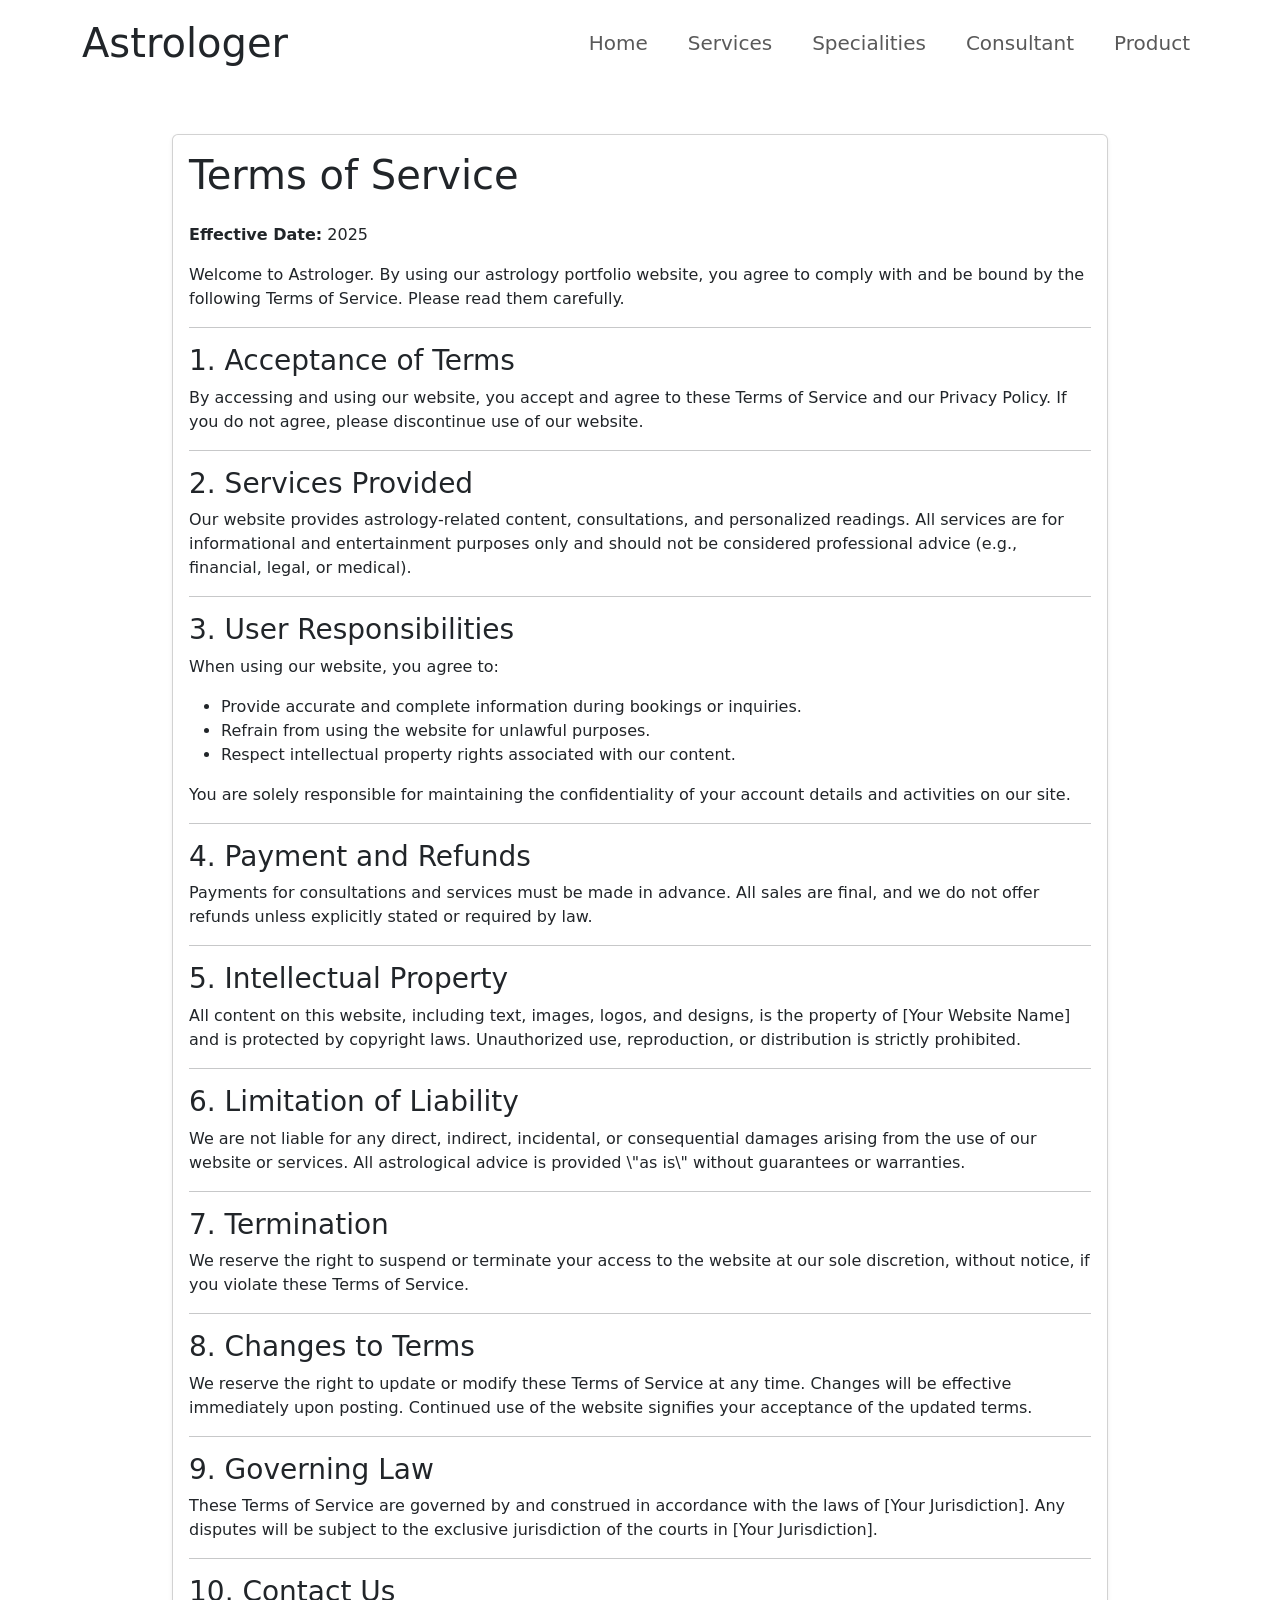
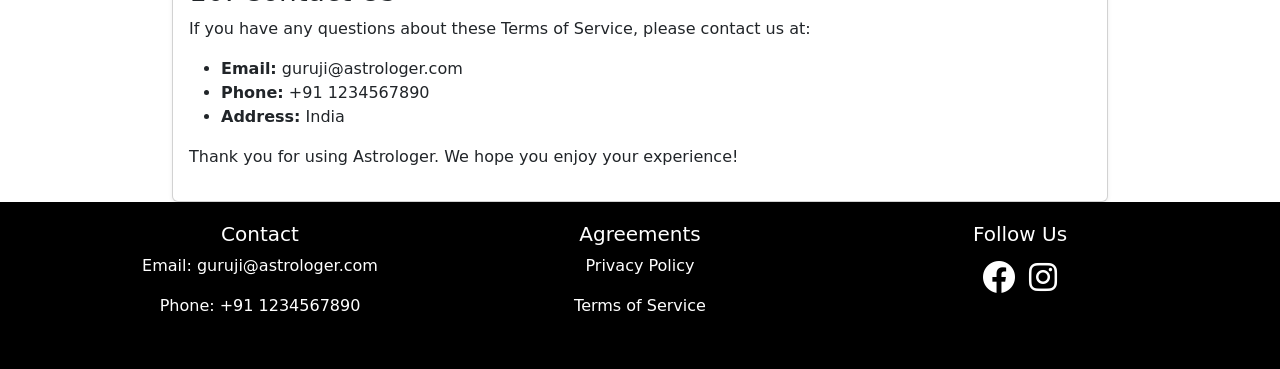
<file: terms.html>
<!DOCTYPE html>
<html lang="en">

<head>
    <meta charset="UTF-8">
    <meta name="viewport" content="width=device-width, initial-scale=1.0">

    <!-- <link href="https://cdn.jsdelivr.net/npm/bootstrap@5.3.0-alpha1/dist/css/bootstrap.min.css" rel="stylesheet"> -->
    <link href="https://cdn.jsdelivr.net/npm/bootstrap@5.3.3/dist/css/bootstrap.min.css" rel="stylesheet"
        integrity="sha384-QWTKZyjpPEjISv5WaRU9OFeRpok6YctnYmDr5pNlyT2bRjXh0JMhjY6hW+ALEwIH" crossorigin="anonymous">

    <link href="https://cdn.jsdelivr.net/npm/bootstrap-icons/font/bootstrap-icons.css" rel="stylesheet">
    <link href="https://cdnjs.cloudflare.com/ajax/libs/font-awesome/6.0.0-beta3/css/all.min.css" rel="stylesheet">
    <link rel="shortcut icon" href="icon.jpg" type="image/x-icon">
    <title>Terms</title>
    <style>
        .footer {
            background-color: #000000;
            color: #fff;
            padding: 20px 0;
        }

        .footer a {
            color: #fff;
            text-decoration: none;
        }

        .footer .grid-item {
            margin-bottom: 15px;
        }

        .navbar {

            width: 100%;
            backdrop-filter: blur(5px);
            /* Light blur effect */

            /* Light semi-transparent background */
            z-index: 999;
            /* Ensure it stays above other content */
            transition: backdrop-filter 0.3s ease;
            /* Smooth transition for blur effect */
        }
    </style>
</head>

<body>
    <nav class="navbar navbar-expand-lg navbar-transparent">
        <div class="container">
            <a class="navbar-brand text-dark fs-1" href="index.html">Astrologer</a>
            <button class="navbar-toggler text-white" type="button" data-bs-toggle="collapse"
                data-bs-target="#navbarNav">
                <span><img src="./list.svg" alt="sdfsd"></span>
            </button>
            <div class="collapse navbar-collapse" id="navbarNav">
                <ul class="navbar-nav ms-auto fs-5 gap-4 ">
                    <li class="nav-item">
                        <a class="nav-link" href="index.html">Home</a>
                    </li>
                    <li class="nav-item">
                        <a class="nav-link" href="services.html">Services</a>
                    </li>
                    <li class="nav-item">
                        <a class="nav-link" href="specialities.html">Specialities</a>
                    </li>
                    <li class="nav-item">
                        <a class="nav-link" href="consultant.html">Consultant</a>
                    </li>
                    <li class="nav-item">
                        <a class="nav-link" href="product.html">Product</a>
                    </li>

                </ul>
            </div>
        </div>
        </div>
        </div>
    </nav>
    <div class="container mt-5" style="width: 75vw;">
        <div class="card shadow-sm">
            <div class="card-body">
                <h1 class="mb-4">Terms of Service</h1>
                <p><strong>Effective Date:</strong> 2025</p>
                <p>
                    Welcome to Astrologer. By using our astrology portfolio website, you agree to comply with and be
                    bound by the following Terms of Service. Please read them carefully.
                </p>
                <hr>

                <h3>1. Acceptance of Terms</h3>
                <p>
                    By accessing and using our website, you accept and agree to these Terms of Service and our Privacy
                    Policy. If you do not agree, please discontinue use of our website.
                </p>
                <hr>

                <h3>2. Services Provided</h3>
                <p>
                    Our website provides astrology-related content, consultations, and personalized readings. All
                    services are for informational and entertainment purposes only and should not be considered
                    professional advice (e.g., financial, legal, or medical).
                </p>
                <hr>

                <h3>3. User Responsibilities</h3>
                <p>When using our website, you agree to:</p>
                <ul>
                    <li>Provide accurate and complete information during bookings or inquiries.</li>
                    <li>Refrain from using the website for unlawful purposes.</li>
                    <li>Respect intellectual property rights associated with our content.</li>
                </ul>
                <p>You are solely responsible for maintaining the confidentiality of your account details and activities
                    on our site.</p>
                <hr>

                <h3>4. Payment and Refunds</h3>
                <p>
                    Payments for consultations and services must be made in advance. All sales are final, and we do not
                    offer refunds unless explicitly stated or required by law.
                </p>
                <hr>

                <h3>5. Intellectual Property</h3>
                <p>
                    All content on this website, including text, images, logos, and designs, is the property of [Your
                    Website Name] and is protected by copyright laws. Unauthorized use, reproduction, or distribution is
                    strictly prohibited.
                </p>
                <hr>

                <h3>6. Limitation of Liability</h3>
                <p>
                    We are not liable for any direct, indirect, incidental, or consequential damages arising from the
                    use of our website or services. All astrological advice is provided \"as is\" without guarantees or
                    warranties.
                </p>
                <hr>

                <h3>7. Termination</h3>
                <p>
                    We reserve the right to suspend or terminate your access to the website at our sole discretion,
                    without notice, if you violate these Terms of Service.
                </p>
                <hr>

                <h3>8. Changes to Terms</h3>
                <p>
                    We reserve the right to update or modify these Terms of Service at any time. Changes will be
                    effective immediately upon posting. Continued use of the website signifies your acceptance of the
                    updated terms.
                </p>
                <hr>

                <h3>9. Governing Law</h3>
                <p>
                    These Terms of Service are governed by and construed in accordance with the laws of [Your
                    Jurisdiction]. Any disputes will be subject to the exclusive jurisdiction of the courts in [Your
                    Jurisdiction].
                </p>
                <hr>

                <h3>10. Contact Us</h3>
                <p>
                    If you have any questions about these Terms of Service, please contact us at:
                </p>
                <ul>
                    <li><strong>Email:</strong> guruji@astrologer.com</li>
                    <li><strong>Phone:</strong> +91 1234567890</li>
                    <li><strong>Address:</strong> India</li>
                </ul>
                <p>
                    Thank you for using Astrologer. We hope you enjoy your experience!
                </p>
            </div>
        </div>
    </div>


    <!-- Footer -->
    <footer class="footer">
        <div class="container">
            <div class="row text-center">
                <div class="col-md-4 grid-item">
                    <h5>Contact</h5>
                    <p>Email: guruji@astrologer.com</p>
                    <p>Phone: +91 1234567890</p>
                </div>
                <div class="col-md-4 grid-item">
                    <h5>Agreements</h5>
                    <p><a href="privacy.html">Privacy Policy</a></p>
                    <p><a href="terms.html">Terms of Service</a></p>
                </div>
                <div class="col-md-4 grid-item">
                    <h5>Follow Us</h5>
                    <a href="https://www.facebook.com" target="_blank">
                        <i class="bi bi-facebook pe-2" style="font-size: 2rem;"></i> </a>
                    <a href="https://www.Instagram.com" target="_blank"> <i class="fab fa-instagram"
                            style="font-size: 2rem;"></i> </a>
                </div>
            </div>
        </div>
    </footer>

</body>

</html>
</file>
<file: style.css>
body {
    font-family: Arial, sans-serif;
}

/* Chatbot Styles */
.chatbot-container {
    position: fixed;
    bottom: 20px;
    right: 20px;
    max-width: 300px;
    display: none;
    flex-direction: column;
    box-shadow: 0px 4px 10px rgba(0, 0, 0, 0.1);
    border-radius: 10px;
    overflow: hidden;
    background: white;
    /* Ensure it's visible with a proper background */
    z-index: 1000;
    /* Higher than .overlay */
}


.chatbot-header {
    background: linear-gradient(90deg, #396afc 0%, #2948ff 100%);
    color: white;
    padding: 10px;
    display: flex;
    justify-content: space-between;
    align-items: center;
}

.chatbot-body {
    background: linear-gradient(90deg, #fdfbfb 0%, #ebedee 100%);
    padding: 10px;
    max-height: 300px;
    overflow-y: auto;
}

.chatbot-message {
    margin-bottom: 10px;
    font-size: 14px;
}

.chatbot-footer {
    display: flex;
    align-items: center;
    padding: 10px;
    background-color: #f8f9fa;
}

.chatbot-footer input {
    flex: 1;
    border: 1px solid #ccc;
    border-radius: 5px;
    padding: 5px;
    margin-right: 5px;
}

.chatbot-footer button {
    background: linear-gradient(90deg, #396afc 0%, #2948ff 100%);
    color: white;
    border: none;
    border-radius: 5px;
    padding: 5px 10px;
}

.chatbot-toggle-btn {
    cursor: pointer;
}

.chatbot-message {
    padding: 8px 12px;
    margin: 8px 0;
    border-radius: 16px;
    max-width: 100%;
    word-wrap: break-word;
}

/* Chatbot messages on the left */
.chatbot-message.bot {
    background: #f0f0f0;
    text-align: left;
    align-self: flex-start;
}

/* User messages on the right */
.chatbot-message.user {
    background: #d0d0d0;

    text-align: right;
    align-self: flex-end;
}

.navbar {
    position: fixed;
    width: 100%;
    backdrop-filter: blur(5px);
    /* Light blur effect */
    background-color: rgba(0, 0, 0, 0.347);
    /* Light semi-transparent background */
    z-index: 999;
    /* Ensure it stays above other content */
    transition: backdrop-filter 0.3s ease;
    /* Smooth transition for blur effect */
}

.hero-section {
    height: 100vh;
    background: url('astro.jpg') no-repeat center;
    background-size: cover;
}

.overlay {
    position: absolute;
    top: 0;
    left: 0;
    width: 100%;
    height: 100%;
    background: rgba(0, 0, 0, 0.5);
    z-index: 1;
    /* Lower than chatbot-container */
}

.hero-section .container {
    position: relative;
    z-index: 2;
    /* Ensures text is above the overlay */
}



.hero-section h1 {
    font-size: 3rem;
    font-weight: bold;
}

.hero-section p {
    font-size: 1.2rem;
}


.about-section {
    padding: 50px 0;
}

.footer {
    background-color: #000000;
    color: #fff;
    padding: 20px 0;
}

.footer a {
    color: #fff;
    text-decoration: none;
}

.footer .grid-item {
    margin-bottom: 15px;
}

/* Ensure images in services and products are the same size */
.photos img,
.ulpic img {
    width: 100%;
    height: 300px;
    /* Fixed height for all images */
    object-fit: cover;
    /* Ensure images cover the space without stretching */
}

/* Position text and icon over images */
.text,
.ultext {
    position: absolute;
    bottom: 0;
    left: 0;
    color: white;
    font-size: 1.25rem;
    font-weight: bold;
    text-shadow: 2px 2px #0000007a;
    /* Optional background for readability */
    padding: 10px;
}

/* Ensure responsiveness */
.img-fluid {
    width: 100%;
    height: auto;
}

/* Adjust
</file>
<file: style1.css>
/* Navbar styles */

.navbar {
    position: fixed;
    width: 100%;
    backdrop-filter: blur(5px);
    /* Light blur effect */
    background-color: rgba(0, 0, 0, 0.347);
    /* Light semi-transparent background */
    z-index: 999;
    /* Ensure it stays above other content */
    transition: backdrop-filter 0.3s ease;
    /* Smooth transition for blur effect */
}


/* When scrolling, add a background to the navbar */

.navbar-scrolled {
    background: rgba(0, 0, 0, 0.5);
    /* Semi-transparent black when scrolled */
}


/* Text color in navbar */

.navbar .navbar-brand,
.navbar .nav-link {
    color: white;
    text-shadow: 2px 2px 4px rgba(0, 0, 0, 0.7);
    /* Optional: adds text shadow for better readability */
}


/* Hero Section Styles */

.hero-section {
    position: relative;
    padding-top: 50px;
    width: 100%;
    overflow: hidden;
    min-height: 100vh;
}


/* Video Background */

#video-background {
    position: absolute;
    top: 0;
    left: 0;
    width: 100%;
    height: 100%;
    object-fit: cover;
    z-index: -1;
    /* Place the video behind other content */
}


/* Overlay for video (Optional, to add a dimming effect) */

.overlay {
    position: absolute;
    top: 0;
    left: 0;
    width: 100%;
    height: 100%;
    background: rgba(0, 0, 0, 0.7);
    /* Dark overlay */
    z-index: 1;
    /* Place overlay above video, but below text */
}


/* Text styling inside the hero section */

.hero-section .container {
    z-index: 2;
    /* Ensure text is above video */
    color: white;
}

.hero-section h1 {
    font-size: 3rem;
    margin-bottom: 20px;
}

.hero-section p {
    font-size: 1.5rem;
}


/* Navbar transition */

.navbar.navbar-transparent {
    background: transparent;
}

.carousel-item h1 {
    text-shadow: 2px 2px #000000;
}

.carousel-item p {
    text-shadow: 2px 2px #000000;
    display: block;
    overflow: visible;
}


/* Mobile view */

@media (max-width: 768px) {
    .carousel-item p {
        display: block;
        /* Ensure paragraphs are shown on mobile */
    }
}

.footer {
    background-color: #000000;
    color: #fff;
    padding: 20px 0;
}

.footer a {
    color: #fff;
    text-decoration: none;
}

.footer .grid-item {
    margin-bottom: 15px;
}


/* Chatbot Styles */

.chatbot-container {
    position: fixed;
    bottom: 20px;
    right: 20px;
    max-width: 300px;
    display: none;
    flex-direction: column;
    box-shadow: 0px 4px 10px rgba(0, 0, 0, 0.1);
    border-radius: 10px;
    overflow: hidden;
    background: white;
    /* Ensure it's visible with a proper background */
    z-index: 1000;
    /* Higher than .overlay */
}

.chatbot-header {
    background: linear-gradient(90deg, #396afc 0%, #2948ff 100%);
    color: white;
    padding: 10px;
    display: flex;
    justify-content: space-between;
    align-items: center;
}

.chatbot-body {
    background: linear-gradient(90deg, #fdfbfb 0%, #ebedee 100%);
    padding: 10px;
    max-height: 300px;
    overflow-y: auto;
}

.chatbot-message {
    margin-bottom: 10px;
    font-size: 14px;
}

.chatbot-footer {
    display: flex;
    align-items: center;
    padding: 10px;
    background-color: #f8f9fa;
}

.chatbot-footer input {
    flex: 1;
    border: 1px solid #ccc;
    border-radius: 5px;
    padding: 5px;
    margin-right: 5px;
}

.chatbot-footer button {
    background: linear-gradient(90deg, #396afc 0%, #2948ff 100%);
    color: white;
    border: none;
    border-radius: 5px;
    padding: 5px 10px;
}

.chatbot-toggle-btn {
    cursor: pointer;
}

.chatbot-message {
    padding: 8px 12px;
    margin: 8px 0;
    border-radius: 16px;
    max-width: 100%;
    word-wrap: break-word;
}


/* Chatbot messages on the left */

.chatbot-message.bot {
    background: #f0f0f0;
    text-align: left;
    align-self: flex-start;
}


/* User messages on the right */

.chatbot-message.user {
    background: #d0d0d0;
    text-align: right;
    align-self: flex-end;
}
</file>
